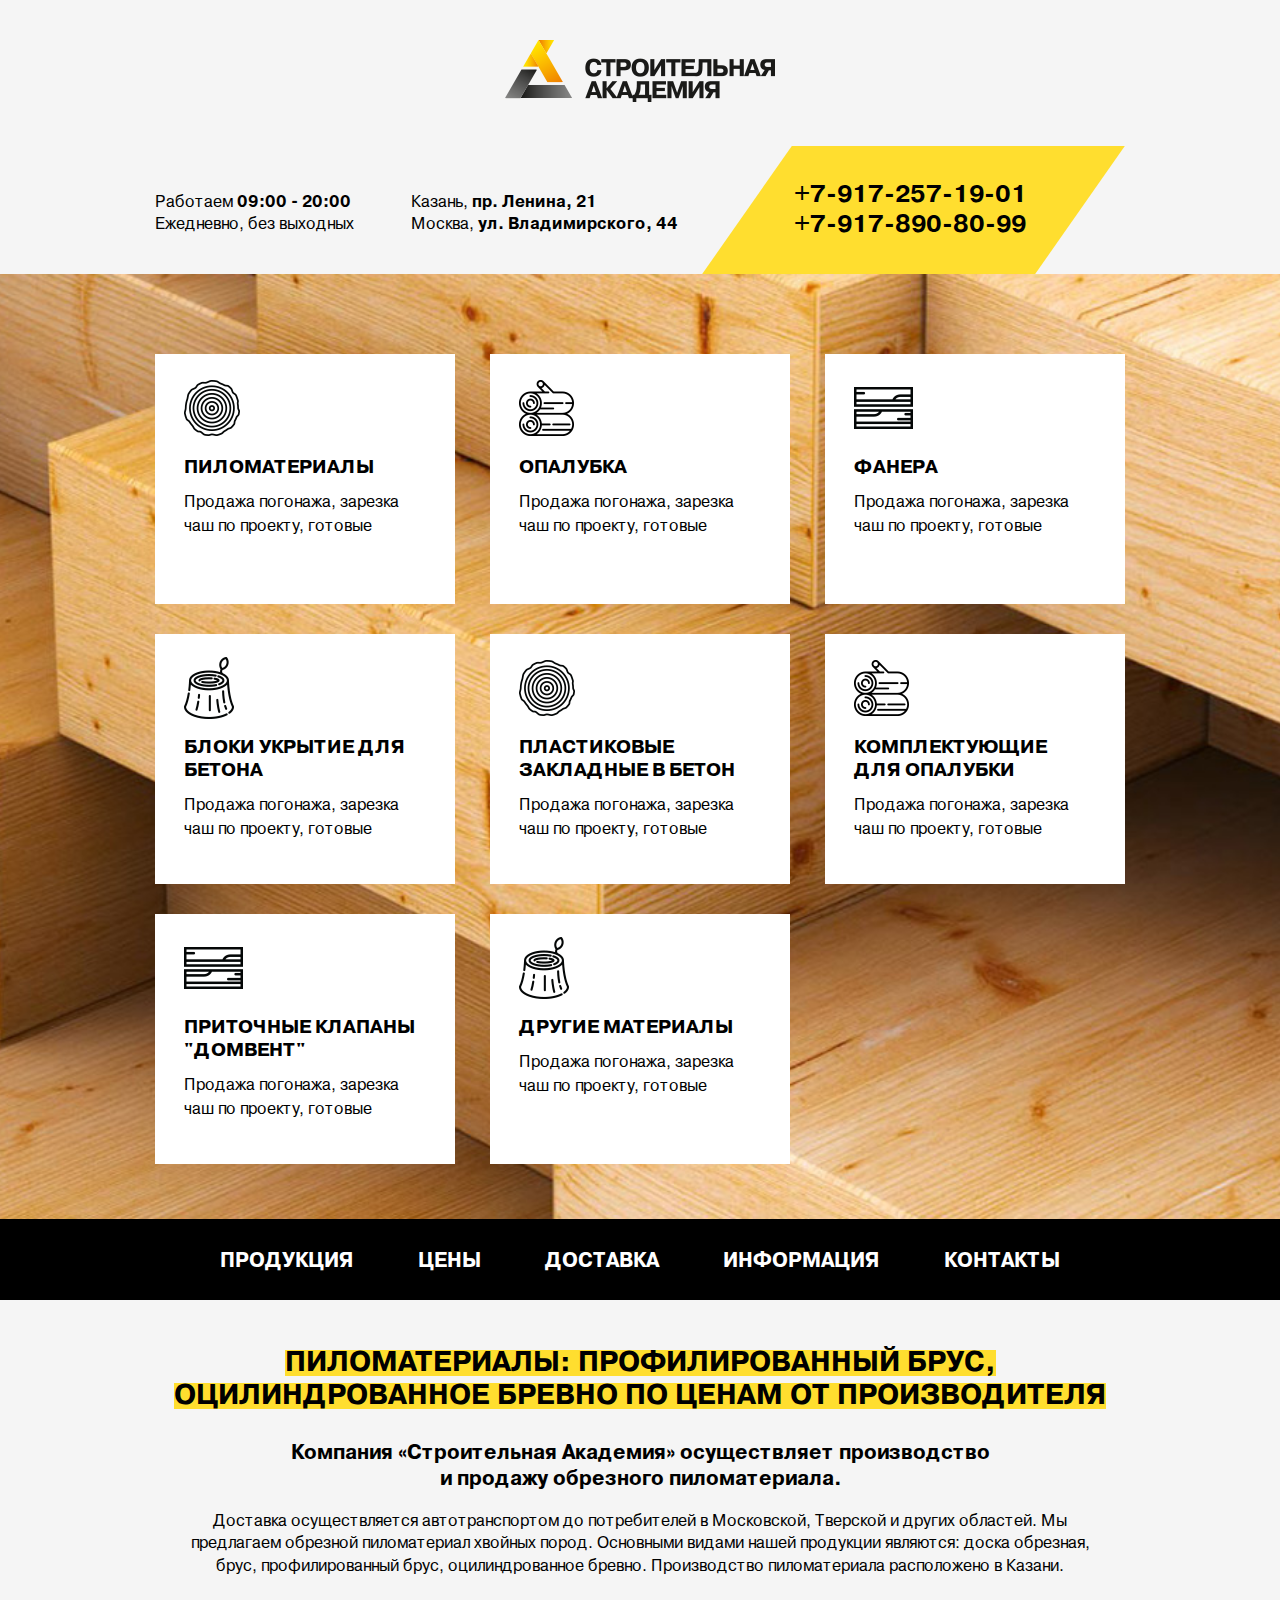
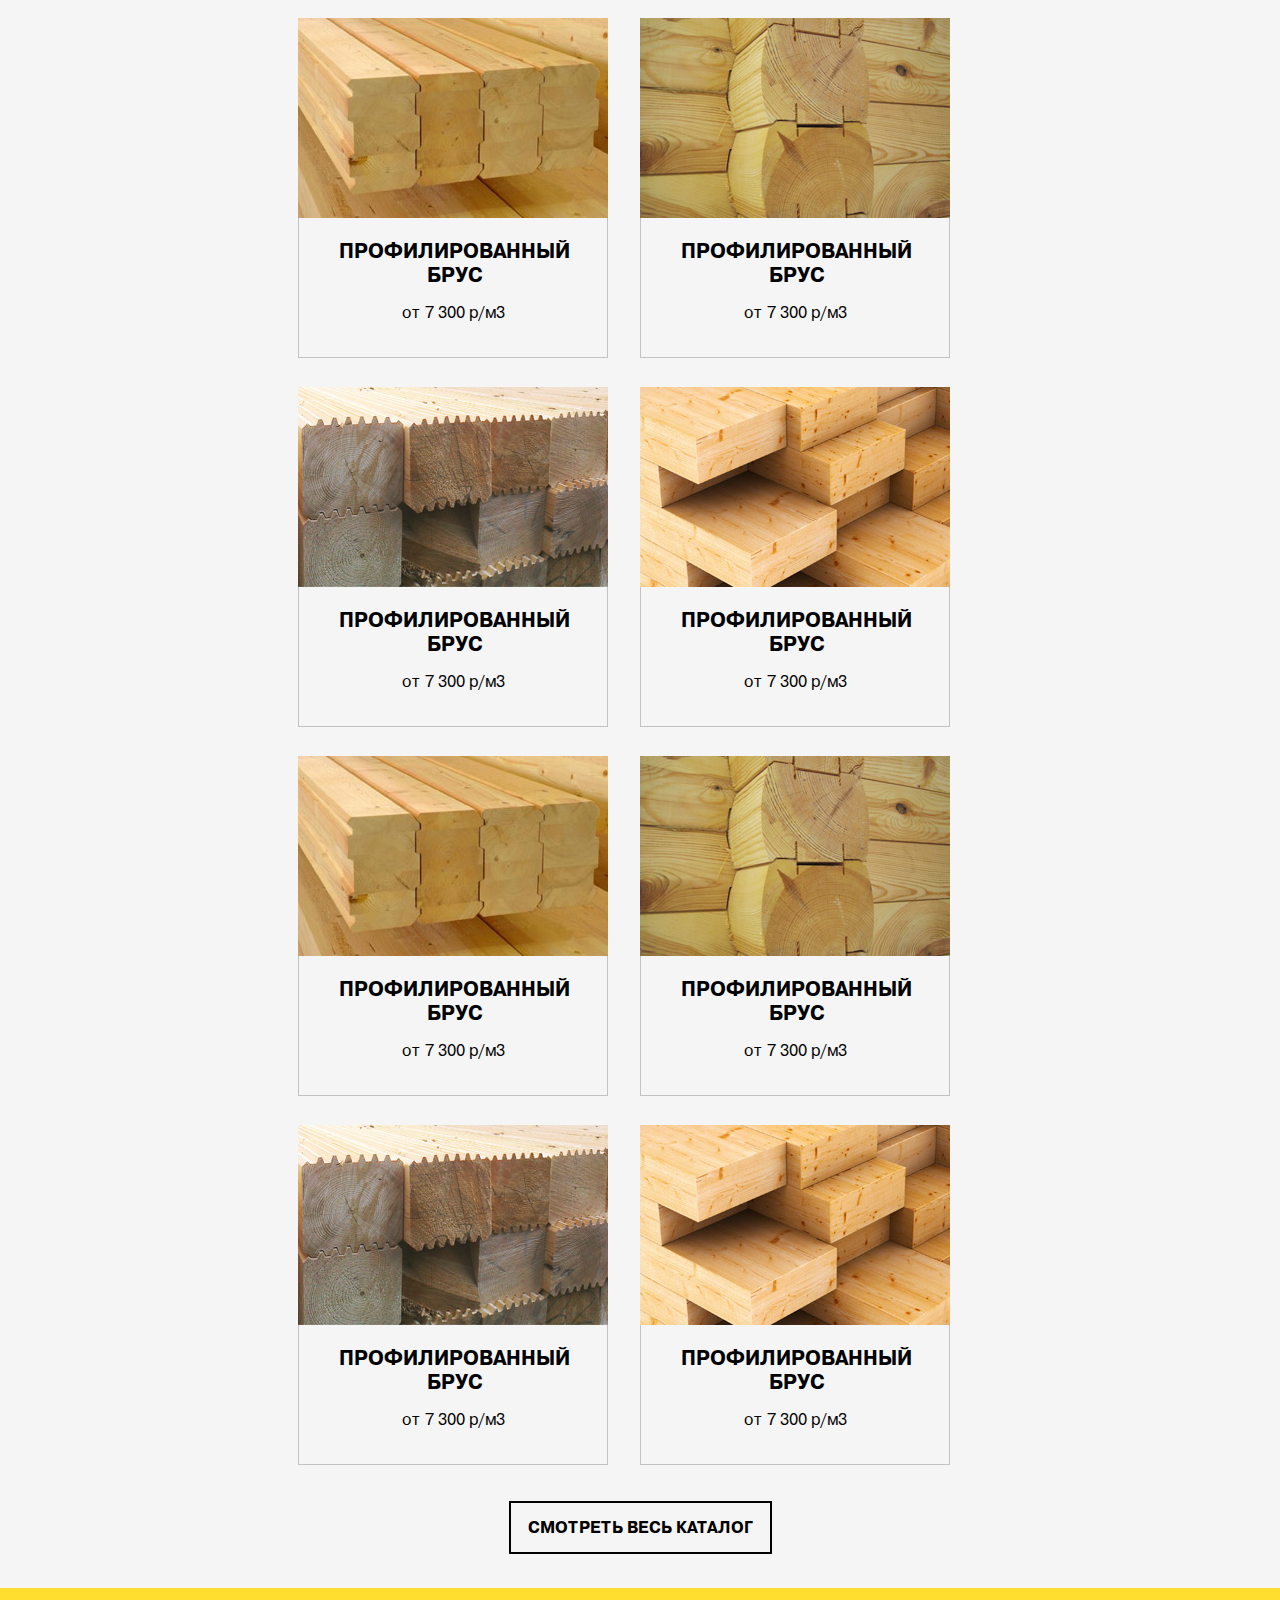
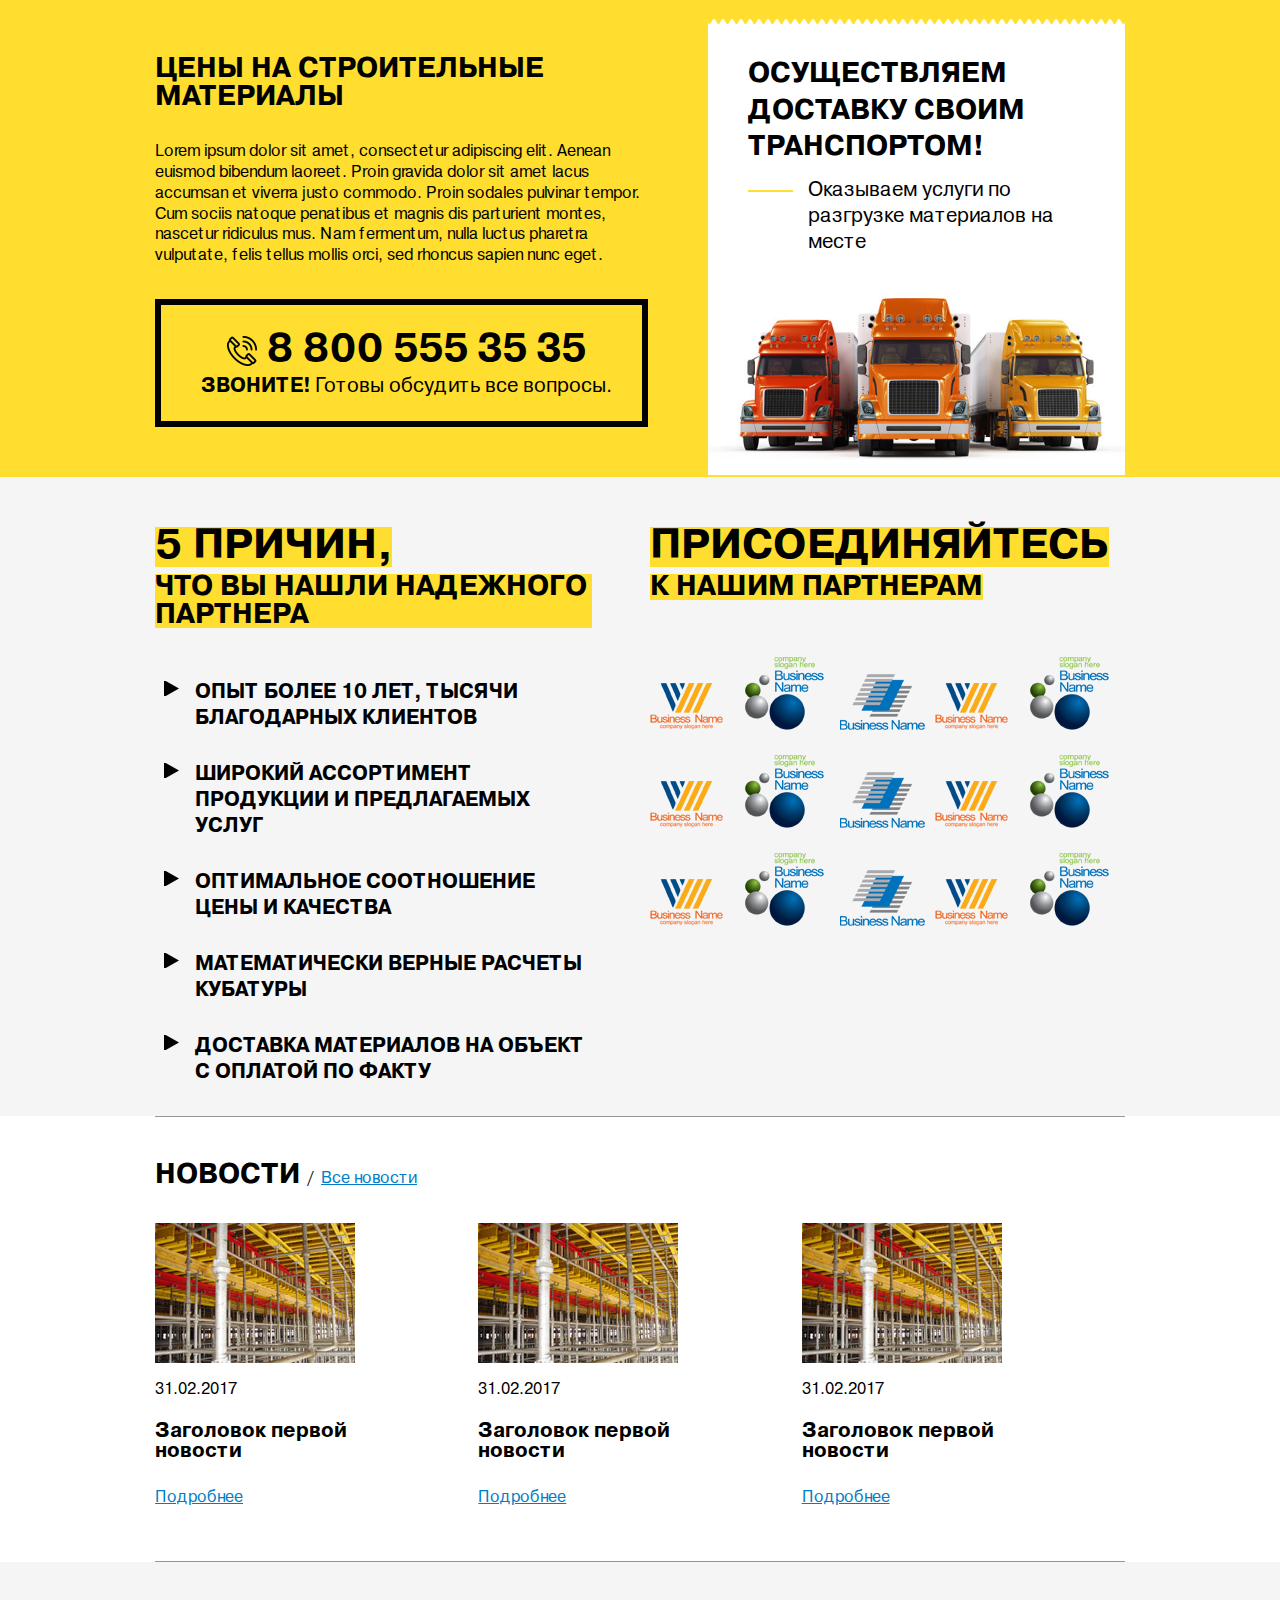
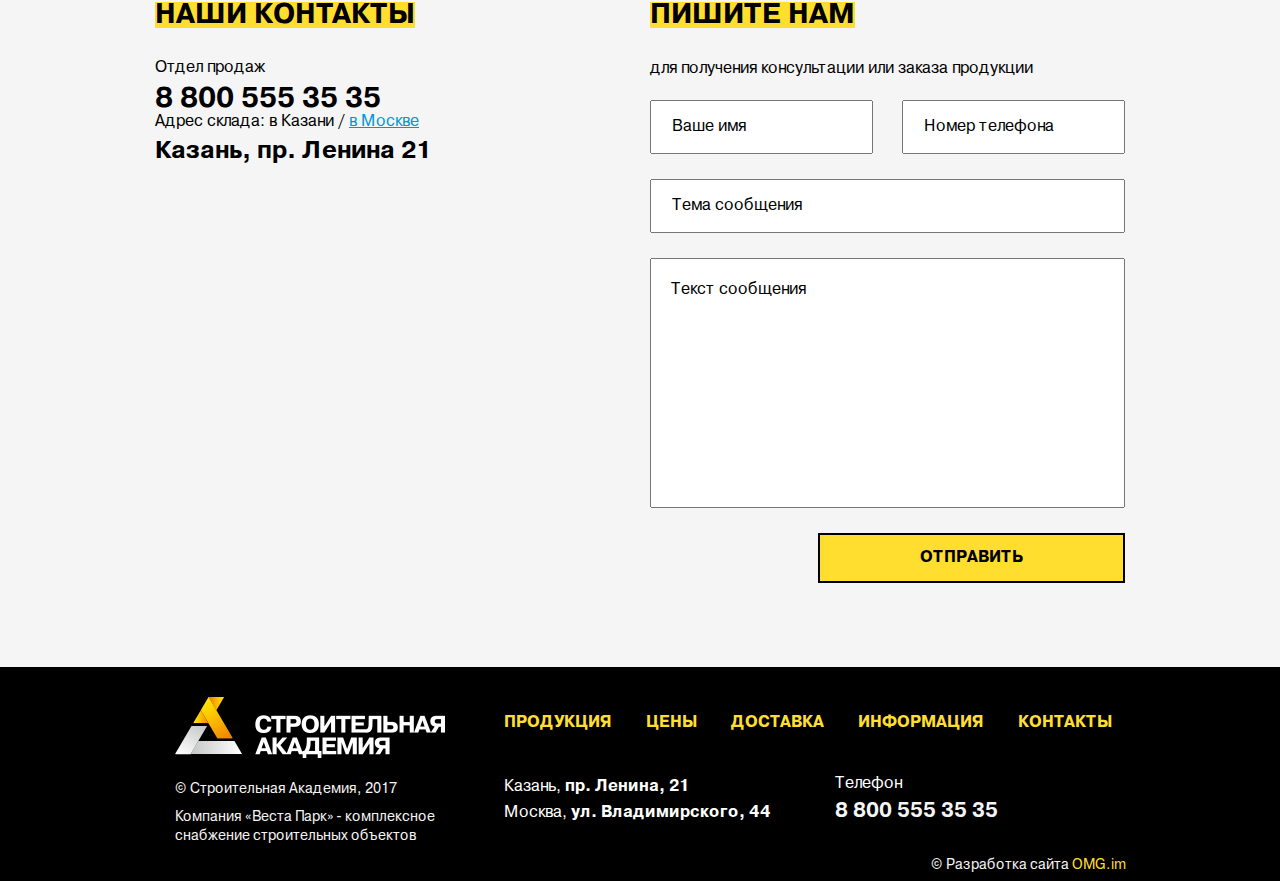
<file: index.html>
<!DOCTYPE html>
<html lang="ru">

<head>
	<meta http-equiv="Content-Type" content="text/html; charset=utf-8">
	<meta name="viewport" content="width=device-width">
	<title>Title</title>


	<link rel="stylesheet" href="css/slick.css">
	<link rel="stylesheet" href="css/fonts.css">
	<link rel="stylesheet" href="css/style.css">
	<link rel="stylesheet" href="css/media.css">
	
</head>

<body>
  
  <!-- Header -->
  
  <div class="header-wrap">
    <div class="container">
      <div class="header cf">
        <div class="logo">
          <a href="/">
            <img src="images/header-logo.png" alt="">
          </a>
        </div>
        <div class="header-info">
          <div class="header-info-item">
            <p>Работаем <b>09:00 - 20:00</b></p>
            <p>Ежедневно, без выходных</p>
          </div>
          <div class="header-info-item">
            <p>Казань, <b>пр. Ленина, 21</b></p>
            <p>Москва, <b>ул. Владимирского, 44</b></p>
          </div>
        </div>
        <div class="header-callback">
          <div class="header-callback-in">
            <a href="tel:79172571901">+7-917-257-19-01</a>
            <a href="tel:79178908099">+7-917-890-80-99</a>
          </div>
        </div>
      </div>
    </div>
  </div>
  
  <!-- Showcase -->
  
  <div class="showcase-wrap">
    <div class="container">
      <div class="showcase">
        <div class="showcase-item">
          <div class="showcase-item__img">
            <img src="images/showcase-img1.png" alt="">
          </div>
          <h3 class="showcase-item__head">Пиломатериалы</h3>
          <p class="showcase-item__text">Продажа погонажа, зарезка чаш по проекту, готовые</p>
        </div>
        <div class="showcase-item">
          <div class="showcase-item__img">
            <img src="images/showcase-img2.png" alt="">
          </div>
          <h3 class="showcase-item__head">Опалубка</h3>
          <p class="showcase-item__text">Продажа погонажа, зарезка чаш по проекту, готовые</p>
        </div>
        <div class="showcase-item">
          <div class="showcase-item__img">
            <img src="images/showcase-img3.png" alt="">
          </div>
          <h3 class="showcase-item__head">Фанера</h3>
          <p class="showcase-item__text">Продажа погонажа, зарезка чаш по проекту, готовые</p>
        </div>
        <div class="showcase-item">
          <div class="showcase-item__img">
            <img src="images/showcase-img4.png" alt="">
          </div>
          <h3 class="showcase-item__head">блоки укрытие для бетона</h3>
          <p class="showcase-item__text">Продажа погонажа, зарезка чаш по проекту, готовые</p>
        </div>
        <div class="showcase-item">
          <div class="showcase-item__img">
            <img src="images/showcase-img1.png" alt="">
          </div>
          <h3 class="showcase-item__head">Пластиковые закладные в бетон</h3>
          <p class="showcase-item__text">Продажа погонажа, зарезка чаш по проекту, готовые</p>
        </div>
        <div class="showcase-item">
          <div class="showcase-item__img">
            <img src="images/showcase-img2.png" alt="">
          </div>
          <h3 class="showcase-item__head">Комплектующие для опалубки</h3>
          <p class="showcase-item__text">Продажа погонажа, зарезка чаш по проекту, готовые</p>
        </div>
        <div class="showcase-item">
          <div class="showcase-item__img">
            <img src="images/showcase-img3.png" alt="">
          </div>
          <h3 class="showcase-item__head">приточные клапаны "Домвент"</h3>
          <p class="showcase-item__text">Продажа погонажа, зарезка чаш по проекту, готовые</p>
        </div>
        <div class="showcase-item">
          <div class="showcase-item__img">
            <img src="images/showcase-img4.png" alt="">
          </div>
          <h3 class="showcase-item__head">Другие материалы</h3>
          <p class="showcase-item__text">Продажа погонажа, зарезка чаш по проекту, готовые</p>
        </div>
      </div>
    </div>
  </div>
  
  <!-- Nav -->
  
  <div class="nav-wrap">
    <div class="container">
      <div class="nav">
       <div class="burger-wrap">
          <a href="#"><span></span></a>
       </div>
        <ul class="nav-main">
          <li class="nav__list">
            <a href="#" class="nav__link">продукция</a>
            <ul class="nav-sub">
              <li class="nav-sub__list">
                <a href="#" class="nav-sub__link">Фанера</a>
              </li>
              <li class="nav-sub__list">
                <a href="#" class="nav-sub__link">Опалубка</a>
              </li>
              <li class="nav-sub__list">
                <a href="#" class="nav-sub__link">Комплектующие для опалубки</a>
              </li>
              <li class="nav-sub__list">
                <a href="#" class="nav-sub__link">Пластиковые закладные в бетон</a>
              </li>
              <li class="nav-sub__list">
                <a href="#" class="nav-sub__link">Оборудование для монолитных работ</a>
              </li>
              <li class="nav-sub__list">
                <a href="#" class="nav-sub__link">Ветро-парозащитные пленки и геотекстиль</a>
              </li>
              <li class="nav-sub__list">
                <a href="#" class="nav-sub__link">Другие товары</a>
              </li>
            </ul>
          </li>
          <li class="nav__list">
            <a href="#" class="nav__link">цены</a>
          </li>
          <li class="nav__list">
            <a href="#" class="nav__link">доставка</a>
          </li>
          <li class="nav__list">
            <a href="#" class="nav__link">информация</a>
          </li>
          <li class="nav__list">
            <a href="#" class="nav__link">контакты</a>
          </li>
        </ul>
      </div>
    </div>
  </div>
  
  <!-- Products -->
  
  <div class="products-wrap">
    <div class="container">
      <div class="products">
        <h2 class="products__head">
          <span>Пиломатериалы: профилированный брус, </span>
          <span>оцилиндрованное бревно по ценам от производителя</span>
        </h2>
        <div class="products__caption">Компания «Строительная Академия» осуществляет производство и продажу обрезного пиломатериала.</div>
        <div class="products__descr">Доставка осуществляется автотранспортом до потребителей в Московской, Тверской и других областей. Мы предлагаем обрезной пиломатериал хвойных пород. Основными видами нашей продукции являются: доска обрезная, брус, профилированный брус, оцилиндрованное бревно. Производство пиломатериала расположено в Казани.</div>
        <div class="products-items">
          <div class="products-item">
            <a href="#" class="products-item__img">
              <img src="images/products-img1.jpg" alt="">
            </a>
            <div class="products-item-content">
              <a href="#" class="products-item__head">Профилированный брус</a>
              <p>от 7 300 р/м3</p>
            </div>
          </div>
          <div class="products-item">
            <a href="#" class="products-item__img">
              <img src="images/products-img2.jpg" alt="">
            </a>
            <div class="products-item-content">
              <a href="#" class="products-item__head">Профилированный брус</a>
              <p>от 7 300 р/м3</p>
            </div>
          </div>
          <div class="products-item">
            <a href="#" class="products-item__img">
              <img src="images/products-img3.jpg" alt="">
            </a>
            <div class="products-item-content">
              <a href="#" class="products-item__head">Профилированный брус</a>
              <p>от 7 300 р/м3</p>
            </div>
          </div>
          <div class="products-item">
            <a href="#" class="products-item__img">
              <img src="images/products-img4.jpg" alt="">
            </a>
            <div class="products-item-content">
              <a href="#" class="products-item__head">Профилированный брус</a>
              <p>от 7 300 р/м3</p>
            </div>
          </div>
          <div class="products-item">
            <a href="#" class="products-item__img">
              <img src="images/products-img1.jpg" alt="">
            </a>
            <div class="products-item-content">
              <a href="#" class="products-item__head">Профилированный брус</a>
              <p>от 7 300 р/м3</p>
            </div>
          </div>
          <div class="products-item">
            <a href="#" class="products-item__img">
              <img src="images/products-img2.jpg" alt="">
            </a>
            <div class="products-item-content">
              <a href="#" class="products-item__head">Профилированный брус</a>
              <p>от 7 300 р/м3</p>
            </div>
          </div>
          <div class="products-item">
            <a href="#" class="products-item__img">
              <img src="images/products-img3.jpg" alt="">
            </a>
            <div class="products-item-content">
              <a href="#" class="products-item__head">Профилированный брус</a>
              <p>от 7 300 р/м3</p>
            </div>
          </div>
          <div class="products-item">
            <a href="#" class="products-item__img">
              <img src="images/products-img4.jpg" alt="">
            </a>
            <div class="products-item-content">
              <a href="#" class="products-item__head">Профилированный брус</a>
              <p>от 7 300 р/м3</p>
            </div>
          </div>
        </div>
        <a href="#" class="products__link">Смотреть весь каталог</a>
      </div>
    </div>
  </div>
  
  <!-- Info -->
  
  <div class="info-wrap">
    <div class="container">
      <div class="info cf">
        <div class="info-price">
         <h3 class="info-price__head">Цены на строительные материалы</h3>
         <p class="info-price__text">Lorem ipsum dolor sit amet, consectetur adipiscing elit. Aenean euismod bibendum laoreet. Proin gravida dolor sit amet lacus accumsan et viverra justo commodo. Proin sodales pulvinar tempor. Cum sociis natoque penatibus et magnis dis parturient montes, nascetur ridiculus mus. Nam fermentum, nulla luctus pharetra vulputate, felis tellus mollis orci, sed rhoncus sapien nunc eget.</p>
         <div class="info-price-content">
           <a href="tel:88005553535" class="info-price__tel">8 800 555 35 35</a>
           <p><b>ЗВОНИТЕ!</b> Готовы обсудить все вопросы.</p>
         </div>
        </div>
        <div class="info-deliver">
          <h3 class="info-deliver__head">Осуществляем доставку своим транспортом!</h3>
          <div class="info-deliver__caption">Оказываем услуги по разгрузке материалов на месте</div>
          <img src="images/info-deliver-img.jpg" alt="">
        </div>
      </div>
    </div>
  </div>
  
<!-- Partners -->
  
  <div class="partners-wrap">
    <div class="container">
      <div class="partners cf">
        <div class="partners-cause">
          <h3 class="partners-cause__head">
            <span>5 Причин,</span>
            <span>что вы нашли надежного партнера</span>
          </h3>
          <ul>
            <li>Опыт более 10 лет, тысячи благодарных клиентов</li>
            <li>Широкий ассортимент продукции и предлагаемых услуг</li>
            <li>Оптимальное соотношение цены и качества</li>
            <li>Математически верные расчеты кубатуры</li>
            <li>Доставка материалов на объект с оплатой по факту</li>
          </ul>
        </div>
        <div class="partners-connect">
          <h3 class="partners-connect__head">
            <span>Присоединяйтесь </span>
            <span>к нашим партнерам</span>
          </h3>
          <div class="partners-logos">
            <div class="partners-logos-item">
              <img src="images/partners-img1.png" alt="">
            </div>
            <div class="partners-logos-item">
              <img src="images/partners-img2.png" alt="">
            </div>
            <div class="partners-logos-item">
              <img src="images/partners-img3.png" alt="">
            </div>
            <div class="partners-logos-item">
              <img src="images/partners-img1.png" alt="">
            </div>
            <div class="partners-logos-item">
              <img src="images/partners-img2.png" alt="">
            </div>
            <div class="partners-logos-item">
              <img src="images/partners-img1.png" alt="">
            </div>
            <div class="partners-logos-item">
              <img src="images/partners-img2.png" alt="">
            </div>
            <div class="partners-logos-item">
              <img src="images/partners-img3.png" alt="">
            </div>
            <div class="partners-logos-item">
              <img src="images/partners-img1.png" alt="">
            </div>
            <div class="partners-logos-item">
              <img src="images/partners-img2.png" alt="">
            </div>
            <div class="partners-logos-item">
              <img src="images/partners-img1.png" alt="">
            </div>
            <div class="partners-logos-item">
              <img src="images/partners-img2.png" alt="">
            </div>
            <div class="partners-logos-item">
              <img src="images/partners-img3.png" alt="">
            </div>
            <div class="partners-logos-item">
              <img src="images/partners-img1.png" alt="">
            </div>
            <div class="partners-logos-item">
              <img src="images/partners-img2.png" alt="">
            </div>
          </div>
        </div>
      </div>
    </div>
  </div>
  
  <!-- Main news -->
  
  <div class="main-news-wrap">
    <div class="container">
      <div class="main-new">
        <h2 class="main-news__head">Новости <span>/</span> <a href="#"> Все новости</a></h2>
        <div class="main-news-items">
          <div class="main-news_item">
            <a href="#" class="main-news-item__img">
              <img src="images/main-news-img.jpg" alt="">
            </a>
            <div class="main-news-content">
              <div class="main-news-content__time">31.02.2017</div>
              <h3 class="main-news-content__head">Заголовок первой новости</h3>
              <a href="#" class="main-news-content__link">Подробнее</a>
            </div>
          </div>
          <div class="main-news_item">
            <a href="#" class="main-news-item__img">
              <img src="images/main-news-img.jpg" alt="">
            </a>
            <div class="main-news-content">
              <div class="main-news-content__time">31.02.2017</div>
              <h3 class="main-news-content__head">Заголовок первой новости</h3>
              <a href="#" class="main-news-content__link">Подробнее</a>
            </div>
          </div>
          <div class="main-news_item">
            <a href="#" class="main-news-item__img">
              <img src="images/main-news-img.jpg" alt="">
            </a>
            <div class="main-news-content">
              <div class="main-news-content__time">31.02.2017</div>
              <h3 class="main-news-content__head">Заголовок первой новости</h3>
              <a href="#" class="main-news-content__link">Подробнее</a>
            </div>
          </div>
        </div>
      </div>
    </div>
  </div>
  
  <!-- Contacts -->
  
  <div class="contacts-wrap">
    <div class="container">
      <div class="contacts cf">
        <div class="contacts-in">
          <h2 class="contacts__head">Наши контакты</h2>
          <div class="contacts-items">
            <div class="contacts-item">
              <span>Отдел продаж</span>
              <a href="tel:88005553535" class="contacts-item__tel">8 800 555 35 35</a>
            </div>
            <div class="contacts-item">
              <span>Адрес склада:  в Казани  / <a href="#">в Москве</a></span>
              <div class="contacts-item__address">Казань, пр. Ленина 21</div>
            </div>
          </div>
          <div class="contacts-item-map">
            <iframe src="https://www.google.com/maps/embed?pb=!1m14!1m12!1m3!1d9290635.710903395!2d40.297852!3d55.35413500000001!2m3!1f0!2f0!3f0!3m2!1i1024!2i768!4f13.1!5e0!3m2!1sru!2sru!4v1492613040604" allowfullscreen></iframe>
          </div>
        </div>
        <div class="form">
          <h2 class="form__head">Пишите нам</h2>
          <p class="form__caption">для получения консультации или заказа продукции</p>
          <form action="post">
            <div class="form__input form__input_min">
              <input type="text" placeholder="Ваше имя" onfocus="placeholder='';" onblur="placeholder='Ваше имя';" />
              <input type="text" placeholder="Номер телефона" onfocus="placeholder='';" onblur="placeholder='Номер телефона';" />
            </div>
            <div class="form__input">
              <input type="text" placeholder="Тема сообщения" onfocus="placeholder='';" onblur="placeholder='Тема сообщения';" />
            </div>
            <div class="form__input">
              <textarea placeholder="Текст сообщения" onfocus="placeholder='';" onblur="placeholder='Текст сообщения';"></textarea>
            </div>
            <button type="submit">отправить</button>
          </form>
        </div>
      </div>
    </div>
  </div>
  
  <!-- Footer -->
  
  <div class="footer-wrap">
    <div class="container">
      <div class="footer cf">
        <div class="footer-logo">
          <a href="/">
            <img src="images/footer-logo.png" alt="">
          </a>
          <p class="footer-copy">©  Строительная Академия, 2017</p>
          <p class="footer-copy">Компания «Веста Парк» - комплексное снабжение строительных объектов</p>
        </div>
        <div class="footer-info">
          <div class="footer-nav">
            <ul>
              <li><a href="#">Продукция</a></li>
              <li><a href="#">Цены</a></li>
              <li><a href="#">Доставка</a></li>
              <li><a href="#">Информация</a></li>
              <li><a href="#">Контакты</a></li>
            </ul>
          </div>
          <div class="footer-contacts">
            <div class="footer-contacts-item">
              <p>Казань, <b>пр. Ленина, 21</b></p>
              <p>Москва, <b>ул. Владимирского, 44</b></p>
            </div>
            <div class="footer-contacts-item">
              <p>Телефон</p>
              <a href="tel:88005553535">8 800 555 35 35</a>
            </div>
            <div class="omg">©  Разработка сайта <a href="#">OMG.im</a></div>
          </div>
        </div>
      </div>
    </div>
  </div>

	
<script src="js/jquery-1.10.2.min.js"></script>
<script src="js/slick.min.js"></script>
<script src="js/common.js"></script>

</body>

</html>
</file>
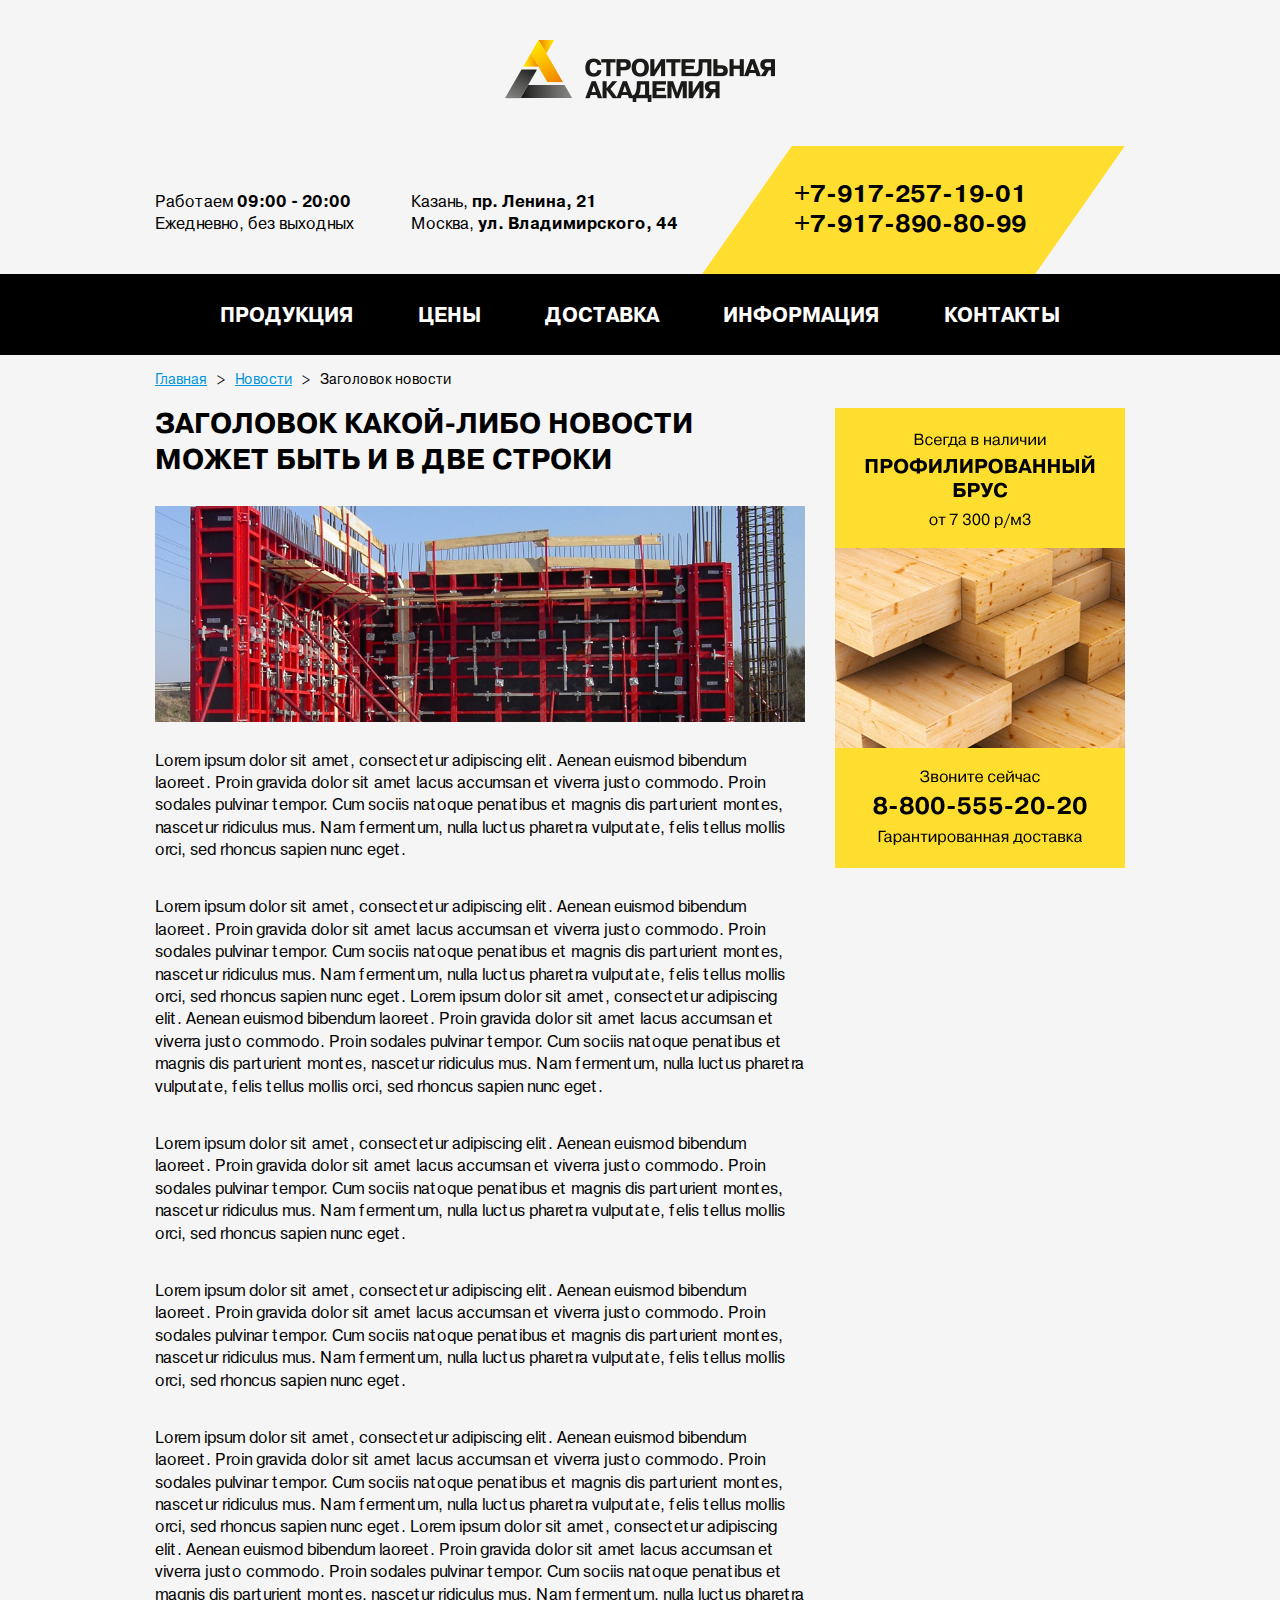
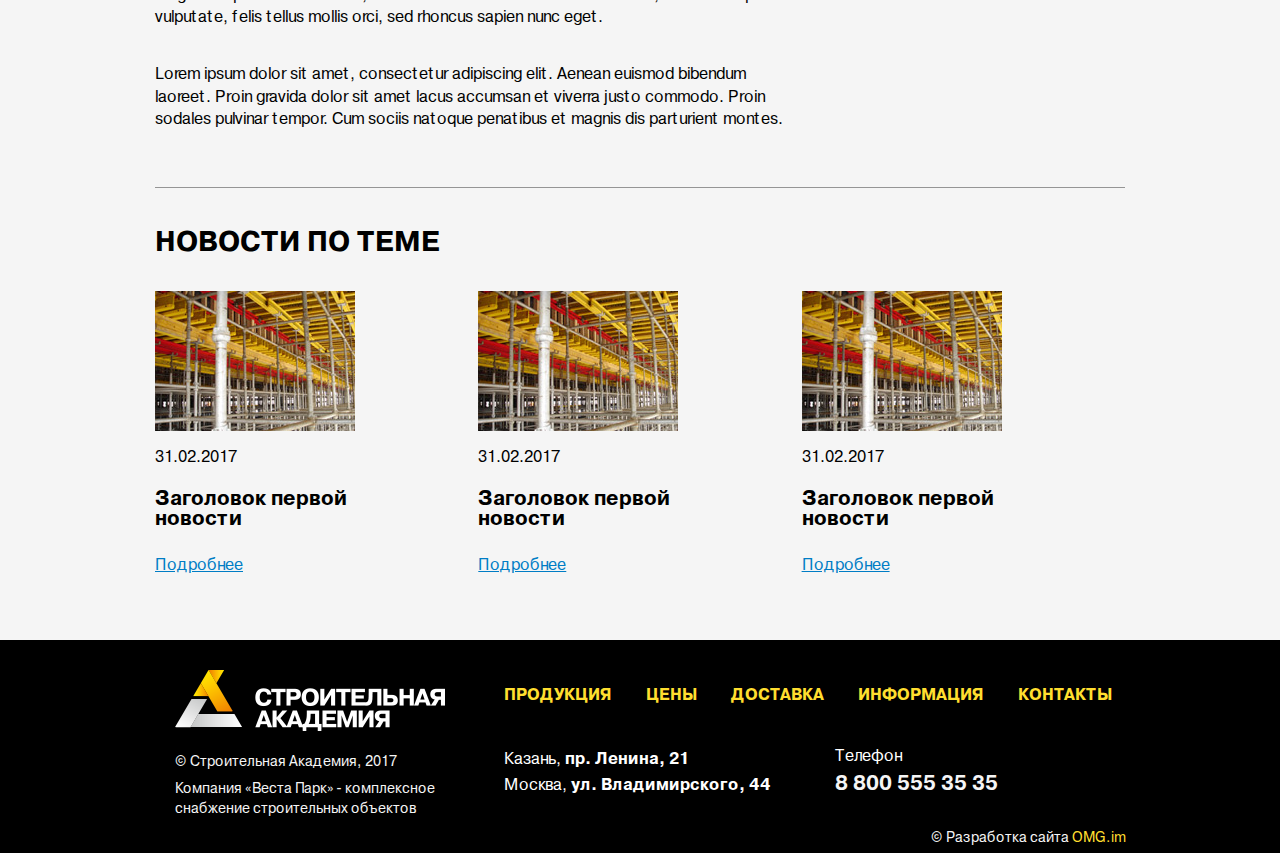
<file: article.html>
<!DOCTYPE html>
<html lang="ru">

<head>
	<meta http-equiv="Content-Type" content="text/html; charset=utf-8">
	<meta name="viewport" content="width=device-width">
	<title>Title</title>


	<link rel="stylesheet" href="css/slick.css">
	<link rel="stylesheet" href="css/fonts.css">
	<link rel="stylesheet" href="css/style.css">
	<link rel="stylesheet" href="css/media.css">
	
</head>

<body>
  
  <!-- Header -->
  
  <div class="header-wrap">
    <div class="container">
      <div class="header cf">
        <div class="logo">
          <a href="/">
            <img src="images/header-logo.png" alt="">
          </a>
        </div>
        <div class="header-info">
          <div class="header-info-item">
            <p>Работаем <b>09:00 - 20:00</b></p>
            <p>Ежедневно, без выходных</p>
          </div>
          <div class="header-info-item">
            <p>Казань, <b>пр. Ленина, 21</b></p>
            <p>Москва, <b>ул. Владимирского, 44</b></p>
          </div>
        </div>
        <div class="header-callback">
          <div class="header-callback-in">
            <a href="tel:79172571901">+7-917-257-19-01</a>
            <a href="tel:79178908099">+7-917-890-80-99</a>
          </div>
        </div>
      </div>
    </div>
  </div>
  
  <!-- Nav -->
  
  <div class="nav-wrap">
    <div class="container">
      <div class="nav">
       <div class="burger-wrap">
          <a href="#"><span></span></a>
       </div>
        <ul class="nav-main">
          <li class="nav__list">
            <a href="#" class="nav__link">продукция</a>
            <ul class="nav-sub">
              <li class="nav-sub__list">
                <a href="#" class="nav-sub__link">Фанера</a>
              </li>
              <li class="nav-sub__list">
                <a href="#" class="nav-sub__link">Опалубка</a>
              </li>
              <li class="nav-sub__list">
                <a href="#" class="nav-sub__link">Комплектующие для опалубки</a>
              </li>
              <li class="nav-sub__list">
                <a href="#" class="nav-sub__link">Пластиковые закладные в бетон</a>
              </li>
              <li class="nav-sub__list">
                <a href="#" class="nav-sub__link">Оборудование для монолитных работ</a>
              </li>
              <li class="nav-sub__list">
                <a href="#" class="nav-sub__link">Ветро-парозащитные пленки и геотекстиль</a>
              </li>
              <li class="nav-sub__list">
                <a href="#" class="nav-sub__link">Другие товары</a>
              </li>
            </ul>
          </li>
          <li class="nav__list">
            <a href="#" class="nav__link">цены</a>
          </li>
          <li class="nav__list">
            <a href="#" class="nav__link">доставка</a>
          </li>
          <li class="nav__list">
            <a href="#" class="nav__link">информация</a>
          </li>
          <li class="nav__list">
            <a href="#" class="nav__link">контакты</a>
          </li>
        </ul>
      </div>
    </div>
  </div>
  
  <!-- Bread -->
  
  <div class="bread-wrap">
    <div class="container">
      <div class="bread">
        <ul>
          <li><a href="#">Главная</a></li>
          <li><a href="#">Новости</a></li>
          <li>Заголовок новости</li>
        </ul>
      </div>
    </div>
  </div>
  
  <!-- Article -->
  
    <div class="article-wrap">
      <div class="container">
        <div class="article cf">
          <div class="article-content">
            <h2 class="article-content__head">Заголовок  какой-либо новости <br>может быть и в две строки</h2>
            <img src="images/article-img.jpg" alt="">
            <p>Lorem ipsum dolor sit amet, consectetur adipiscing elit. Aenean euismod bibendum laoreet. Proin gravida dolor sit amet lacus accumsan et viverra justo commodo. Proin sodales pulvinar tempor. Cum sociis natoque penatibus et magnis dis parturient montes, nascetur ridiculus mus. Nam fermentum, nulla luctus pharetra vulputate, felis tellus mollis orci, sed rhoncus sapien nunc eget.</p>
            <p>Lorem ipsum dolor sit amet, consectetur adipiscing elit. Aenean euismod bibendum laoreet. Proin gravida dolor sit amet lacus accumsan et viverra justo commodo. Proin sodales pulvinar tempor. Cum sociis natoque penatibus et magnis dis parturient montes, nascetur ridiculus mus. Nam fermentum, nulla luctus pharetra vulputate, felis tellus mollis orci, sed rhoncus sapien nunc eget. Lorem ipsum dolor sit amet, consectetur adipiscing elit. Aenean euismod bibendum laoreet. Proin gravida dolor sit amet lacus accumsan et viverra justo commodo. Proin sodales pulvinar tempor. Cum sociis natoque penatibus et magnis dis parturient montes, nascetur ridiculus mus. Nam fermentum, nulla luctus pharetra vulputate, felis tellus mollis orci, sed rhoncus sapien nunc eget.</p>
            <p>Lorem ipsum dolor sit amet, consectetur adipiscing elit. Aenean euismod bibendum laoreet. Proin gravida dolor sit amet lacus accumsan et viverra justo commodo. Proin sodales pulvinar tempor. Cum sociis natoque penatibus et magnis dis parturient montes, nascetur ridiculus mus. Nam fermentum, nulla luctus pharetra vulputate, felis tellus mollis orci, sed rhoncus sapien nunc eget.</p>
            <p>Lorem ipsum dolor sit amet, consectetur adipiscing elit. Aenean euismod bibendum laoreet. Proin gravida dolor sit amet lacus accumsan et viverra justo commodo. Proin sodales pulvinar tempor. Cum sociis natoque penatibus et magnis dis parturient montes, nascetur ridiculus mus. Nam fermentum, nulla luctus pharetra vulputate, felis tellus mollis orci, sed rhoncus sapien nunc eget.</p>
            <p>Lorem ipsum dolor sit amet, consectetur adipiscing elit. Aenean euismod bibendum laoreet. Proin gravida dolor sit amet lacus accumsan et viverra justo commodo. Proin sodales pulvinar tempor. Cum sociis natoque penatibus et magnis dis parturient montes, nascetur ridiculus mus. Nam fermentum, nulla luctus pharetra vulputate, felis tellus mollis orci, sed rhoncus sapien nunc eget. Lorem ipsum dolor sit amet, consectetur adipiscing elit. Aenean euismod bibendum laoreet. Proin gravida dolor sit amet lacus accumsan et viverra justo commodo. Proin sodales pulvinar tempor. Cum sociis natoque penatibus et magnis dis parturient montes, nascetur ridiculus mus. Nam fermentum, nulla luctus pharetra vulputate, felis tellus mollis orci, sed rhoncus sapien nunc eget. </p>
            <p>Lorem ipsum dolor sit amet, consectetur adipiscing elit. Aenean euismod bibendum laoreet. Proin gravida dolor sit amet lacus accumsan et viverra justo commodo. Proin sodales pulvinar tempor. Cum sociis natoque penatibus et magnis dis parturient montes.</p>
          </div>
          <div class="article-sidebar">
            <a href="#" class="article__banner">
              <img src="images/article-banner-img.jpg" alt="">
            </a>
          </div>
        </div>
        <div class="article__news">
          <h2 class="main-news__head">Новости по теме</h2>
          <div class="main-news-items">
            <div class="main-news_item">
              <a href="#" class="main-news-item__img"> <img src="images/main-news-img.jpg" alt=""> </a>
              <div class="main-news-content">
                <div class="main-news-content__time">31.02.2017</div>
                <h3 class="main-news-content__head">Заголовок первой новости</h3> <a href="#" class="main-news-content__link">Подробнее</a> </div>
            </div>
            <div class="main-news_item">
              <a href="#" class="main-news-item__img"> <img src="images/main-news-img.jpg" alt=""> </a>
              <div class="main-news-content">
                <div class="main-news-content__time">31.02.2017</div>
                <h3 class="main-news-content__head">Заголовок первой новости</h3> <a href="#" class="main-news-content__link">Подробнее</a> </div>
            </div>
            <div class="main-news_item">
              <a href="#" class="main-news-item__img"> <img src="images/main-news-img.jpg" alt=""> </a>
              <div class="main-news-content">
                <div class="main-news-content__time">31.02.2017</div>
                <h3 class="main-news-content__head">Заголовок первой новости</h3> <a href="#" class="main-news-content__link">Подробнее</a> </div>
            </div>
         </div>
      </div>
    </div>
  </div>
  
  
  
  <!-- Footer -->
  
  <div class="footer-wrap">
    <div class="container">
      <div class="footer cf">
        <div class="footer-logo">
          <a href="/">
            <img src="images/footer-logo.png" alt="">
          </a>
          <p class="footer-copy">©  Строительная Академия, 2017</p>
          <p class="footer-copy">Компания «Веста Парк» - комплексное снабжение строительных объектов</p>
        </div>
        <div class="footer-info">
          <div class="footer-nav">
            <ul>
              <li><a href="#">Продукция</a></li>
              <li><a href="#">Цены</a></li>
              <li><a href="#">Доставка</a></li>
              <li><a href="#">Информация</a></li>
              <li><a href="#">Контакты</a></li>
            </ul>
          </div>
          <div class="footer-contacts">
            <div class="footer-contacts-item">
              <p>Казань, <b>пр. Ленина, 21</b></p>
              <p>Москва, <b>ул. Владимирского, 44</b></p>
            </div>
            <div class="footer-contacts-item">
              <p>Телефон</p>
              <a href="tel:88005553535">8 800 555 35 35</a>
            </div>
            <div class="omg">©  Разработка сайта <a href="#">OMG.im</a></div>
          </div>
        </div>
      </div>
    </div>
  </div>

	
<script src="js/jquery-1.10.2.min.js"></script>
<script src="js/slick.min.js"></script>
<script src="js/common.js"></script>

</body>

</html>
</file>
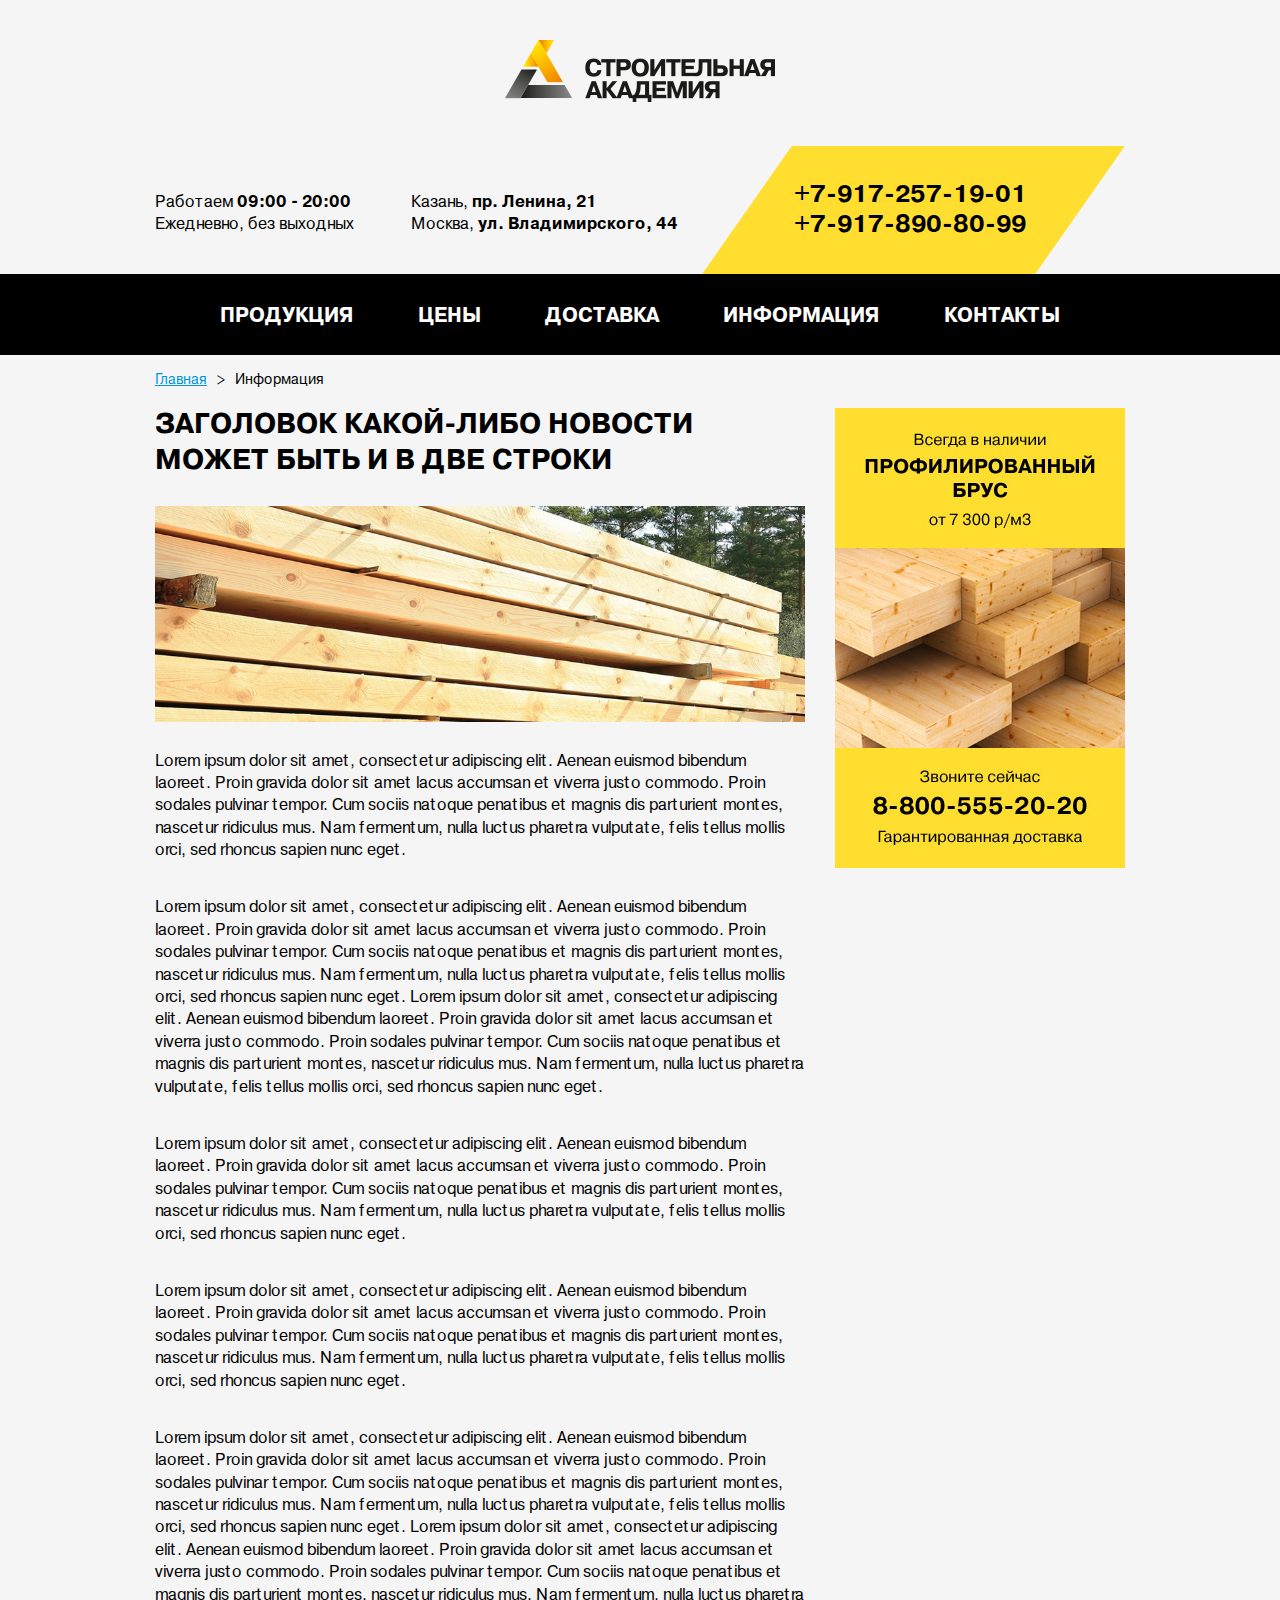
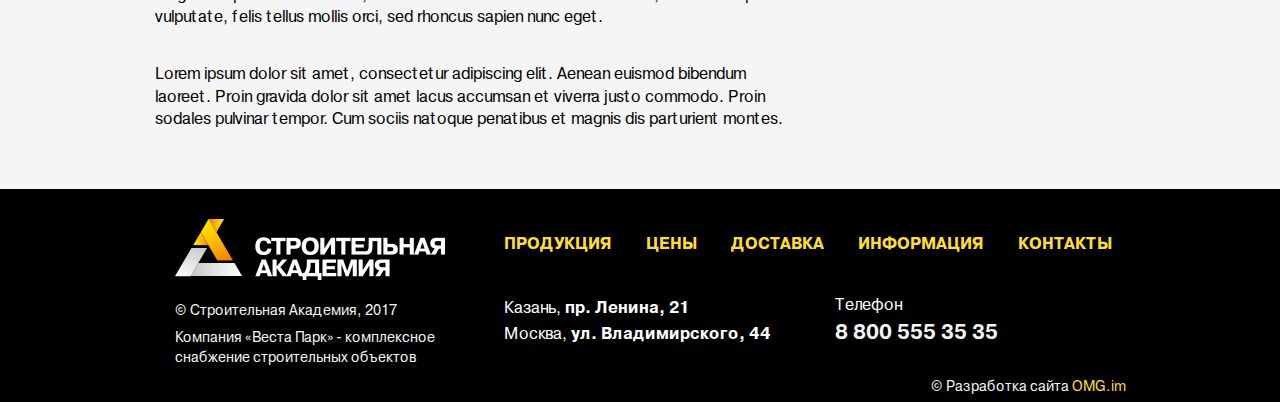
<file: article2.html>
<!DOCTYPE html>
<html lang="ru">

<head>
	<meta http-equiv="Content-Type" content="text/html; charset=utf-8">
	<meta name="viewport" content="width=device-width">
	<title>Title</title>


	<link rel="stylesheet" href="css/slick.css">
	<link rel="stylesheet" href="css/fonts.css">
	<link rel="stylesheet" href="css/style.css">
	<link rel="stylesheet" href="css/media.css">
	
</head>

<body>
  
  <!-- Header -->
  
  <div class="header-wrap">
    <div class="container">
      <div class="header cf">
        <div class="logo">
          <a href="/">
            <img src="images/header-logo.png" alt="">
          </a>
        </div>
        <div class="header-info">
          <div class="header-info-item">
            <p>Работаем <b>09:00 - 20:00</b></p>
            <p>Ежедневно, без выходных</p>
          </div>
          <div class="header-info-item">
            <p>Казань, <b>пр. Ленина, 21</b></p>
            <p>Москва, <b>ул. Владимирского, 44</b></p>
          </div>
        </div>
        <div class="header-callback">
          <div class="header-callback-in">
            <a href="tel:79172571901">+7-917-257-19-01</a>
            <a href="tel:79178908099">+7-917-890-80-99</a>
          </div>
        </div>
      </div>
    </div>
  </div>
  
  <!-- Nav -->
  
  <div class="nav-wrap">
    <div class="container">
      <div class="nav">
       <div class="burger-wrap">
          <a href="#"><span></span></a>
       </div>
        <ul class="nav-main">
          <li class="nav__list">
            <a href="#" class="nav__link">продукция</a>
            <ul class="nav-sub">
              <li class="nav-sub__list">
                <a href="#" class="nav-sub__link">Фанера</a>
              </li>
              <li class="nav-sub__list">
                <a href="#" class="nav-sub__link">Опалубка</a>
              </li>
              <li class="nav-sub__list">
                <a href="#" class="nav-sub__link">Комплектующие для опалубки</a>
              </li>
              <li class="nav-sub__list">
                <a href="#" class="nav-sub__link">Пластиковые закладные в бетон</a>
              </li>
              <li class="nav-sub__list">
                <a href="#" class="nav-sub__link">Оборудование для монолитных работ</a>
              </li>
              <li class="nav-sub__list">
                <a href="#" class="nav-sub__link">Ветро-парозащитные пленки и геотекстиль</a>
              </li>
              <li class="nav-sub__list">
                <a href="#" class="nav-sub__link">Другие товары</a>
              </li>
            </ul>
          </li>
          <li class="nav__list">
            <a href="#" class="nav__link">цены</a>
          </li>
          <li class="nav__list">
            <a href="#" class="nav__link">доставка</a>
          </li>
          <li class="nav__list">
            <a href="#" class="nav__link">информация</a>
          </li>
          <li class="nav__list">
            <a href="#" class="nav__link">контакты</a>
          </li>
        </ul>
      </div>
    </div>
  </div>
  
  <!-- Bread -->
  
  <div class="bread-wrap">
    <div class="container">
      <div class="bread">
        <ul>
          <li><a href="#">Главная</a></li>
          <li>Информация</li>
        </ul>
      </div>
    </div>
  </div>
  
  <!-- Article -->
  
    <div class="article-wrap">
      <div class="container">
        <div class="article cf">
          <div class="article-content article2_content">
            <h2 class="article-content__head">Заголовок  какой-либо новости <br>может быть и в две строки</h2>
            <img src="images/article2-img.jpg" alt="">
            <p>Lorem ipsum dolor sit amet, consectetur adipiscing elit. Aenean euismod bibendum laoreet. Proin gravida dolor sit amet lacus accumsan et viverra justo commodo. Proin sodales pulvinar tempor. Cum sociis natoque penatibus et magnis dis parturient montes, nascetur ridiculus mus. Nam fermentum, nulla luctus pharetra vulputate, felis tellus mollis orci, sed rhoncus sapien nunc eget.</p>
            <p>Lorem ipsum dolor sit amet, consectetur adipiscing elit. Aenean euismod bibendum laoreet. Proin gravida dolor sit amet lacus accumsan et viverra justo commodo. Proin sodales pulvinar tempor. Cum sociis natoque penatibus et magnis dis parturient montes, nascetur ridiculus mus. Nam fermentum, nulla luctus pharetra vulputate, felis tellus mollis orci, sed rhoncus sapien nunc eget. Lorem ipsum dolor sit amet, consectetur adipiscing elit. Aenean euismod bibendum laoreet. Proin gravida dolor sit amet lacus accumsan et viverra justo commodo. Proin sodales pulvinar tempor. Cum sociis natoque penatibus et magnis dis parturient montes, nascetur ridiculus mus. Nam fermentum, nulla luctus pharetra vulputate, felis tellus mollis orci, sed rhoncus sapien nunc eget.</p>
            <p>Lorem ipsum dolor sit amet, consectetur adipiscing elit. Aenean euismod bibendum laoreet. Proin gravida dolor sit amet lacus accumsan et viverra justo commodo. Proin sodales pulvinar tempor. Cum sociis natoque penatibus et magnis dis parturient montes, nascetur ridiculus mus. Nam fermentum, nulla luctus pharetra vulputate, felis tellus mollis orci, sed rhoncus sapien nunc eget.</p>
            <p>Lorem ipsum dolor sit amet, consectetur adipiscing elit. Aenean euismod bibendum laoreet. Proin gravida dolor sit amet lacus accumsan et viverra justo commodo. Proin sodales pulvinar tempor. Cum sociis natoque penatibus et magnis dis parturient montes, nascetur ridiculus mus. Nam fermentum, nulla luctus pharetra vulputate, felis tellus mollis orci, sed rhoncus sapien nunc eget.</p>
            <p>Lorem ipsum dolor sit amet, consectetur adipiscing elit. Aenean euismod bibendum laoreet. Proin gravida dolor sit amet lacus accumsan et viverra justo commodo. Proin sodales pulvinar tempor. Cum sociis natoque penatibus et magnis dis parturient montes, nascetur ridiculus mus. Nam fermentum, nulla luctus pharetra vulputate, felis tellus mollis orci, sed rhoncus sapien nunc eget. Lorem ipsum dolor sit amet, consectetur adipiscing elit. Aenean euismod bibendum laoreet. Proin gravida dolor sit amet lacus accumsan et viverra justo commodo. Proin sodales pulvinar tempor. Cum sociis natoque penatibus et magnis dis parturient montes, nascetur ridiculus mus. Nam fermentum, nulla luctus pharetra vulputate, felis tellus mollis orci, sed rhoncus sapien nunc eget. </p>
            <p>Lorem ipsum dolor sit amet, consectetur adipiscing elit. Aenean euismod bibendum laoreet. Proin gravida dolor sit amet lacus accumsan et viverra justo commodo. Proin sodales pulvinar tempor. Cum sociis natoque penatibus et magnis dis parturient montes.</p>
          </div>
          <div class="article-sidebar">
            <a href="#" class="article__banner">
              <img src="images/article-banner-img.jpg" alt="">
            </a>
          </div>
        </div>
    </div>
  </div>
  
  
  
  <!-- Footer -->
  
  <div class="footer-wrap">
    <div class="container">
      <div class="footer cf">
        <div class="footer-logo">
          <a href="/">
            <img src="images/footer-logo.png" alt="">
          </a>
          <p class="footer-copy">©  Строительная Академия, 2017</p>
          <p class="footer-copy">Компания «Веста Парк» - комплексное снабжение строительных объектов</p>
        </div>
        <div class="footer-info">
          <div class="footer-nav">
            <ul>
              <li><a href="#">Продукция</a></li>
              <li><a href="#">Цены</a></li>
              <li><a href="#">Доставка</a></li>
              <li><a href="#">Информация</a></li>
              <li><a href="#">Контакты</a></li>
            </ul>
          </div>
          <div class="footer-contacts">
            <div class="footer-contacts-item">
              <p>Казань, <b>пр. Ленина, 21</b></p>
              <p>Москва, <b>ул. Владимирского, 44</b></p>
            </div>
            <div class="footer-contacts-item">
              <p>Телефон</p>
              <a href="tel:88005553535">8 800 555 35 35</a>
            </div>
            <div class="omg">©  Разработка сайта <a href="#">OMG.im</a></div>
          </div>
        </div>
      </div>
    </div>
  </div>

	
<script src="js/jquery-1.10.2.min.js"></script>
<script src="js/slick.min.js"></script>
<script src="js/common.js"></script>

</body>

</html>
</file>
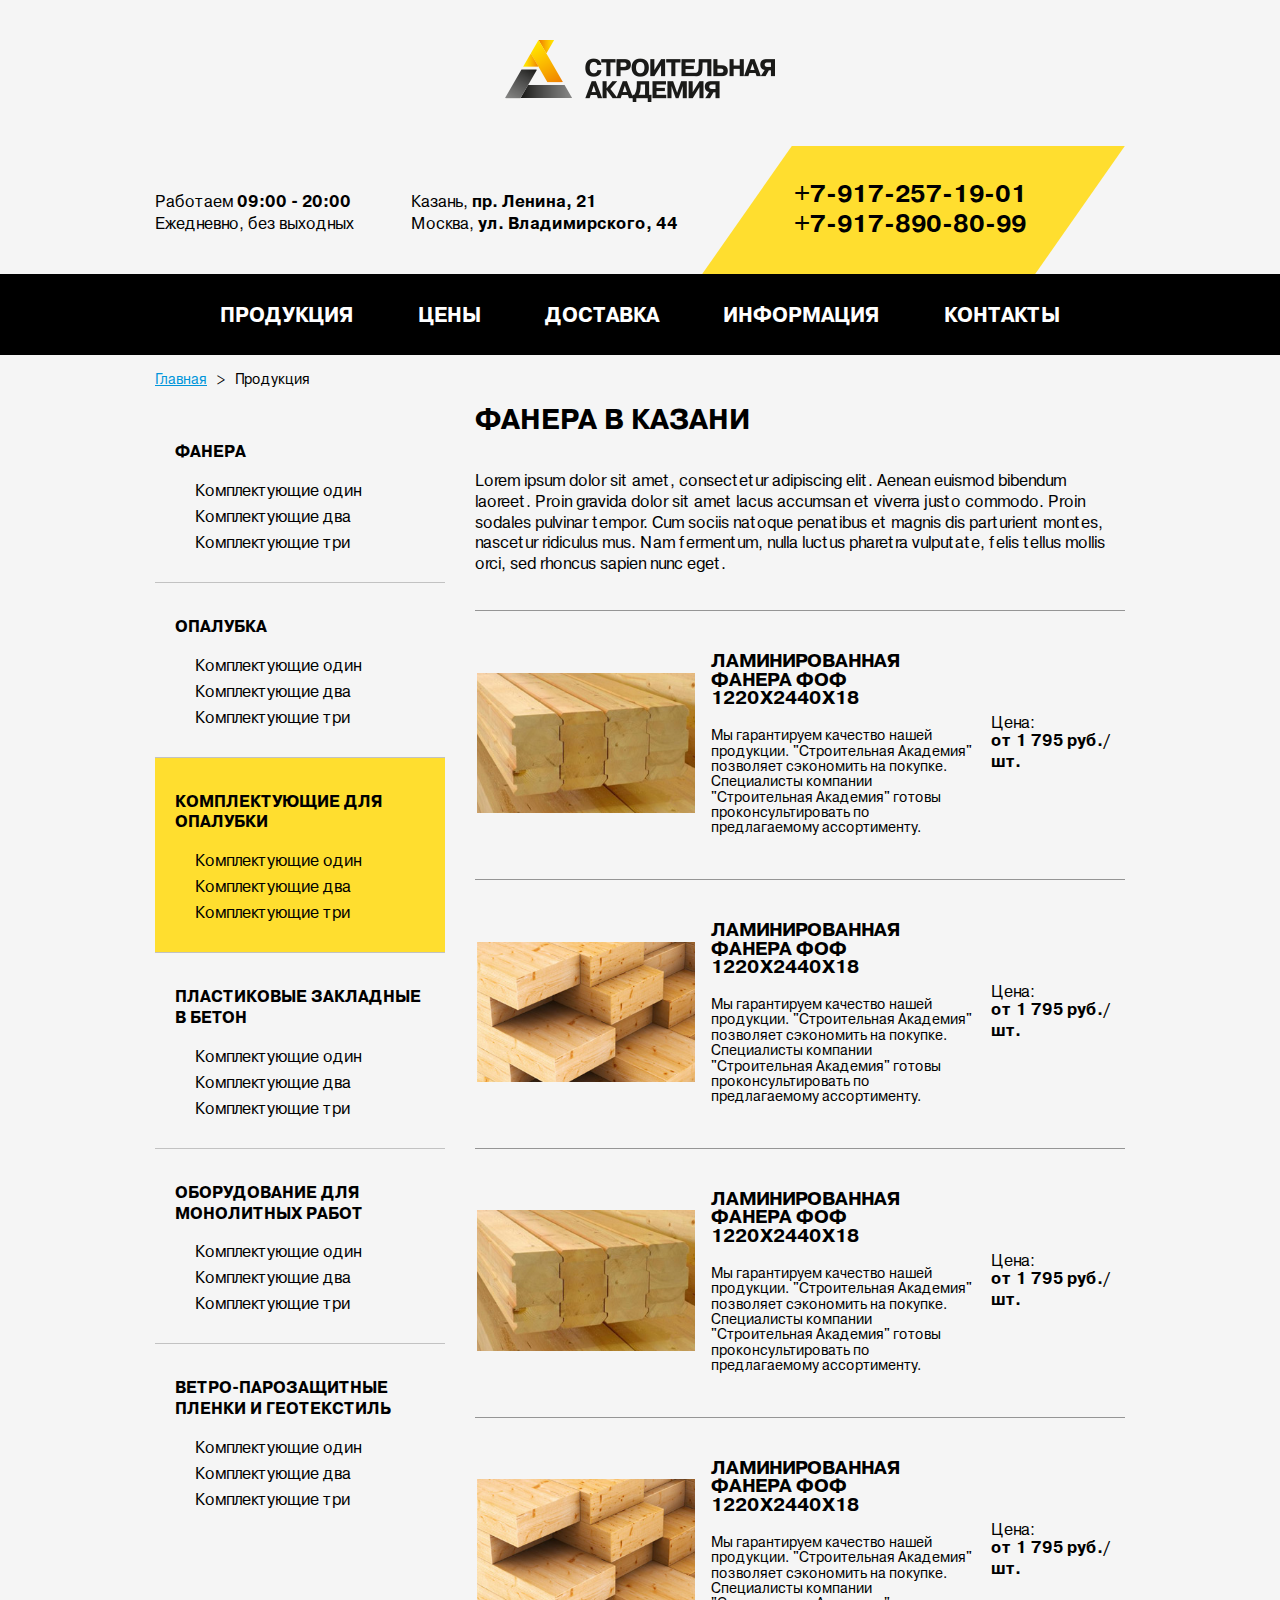
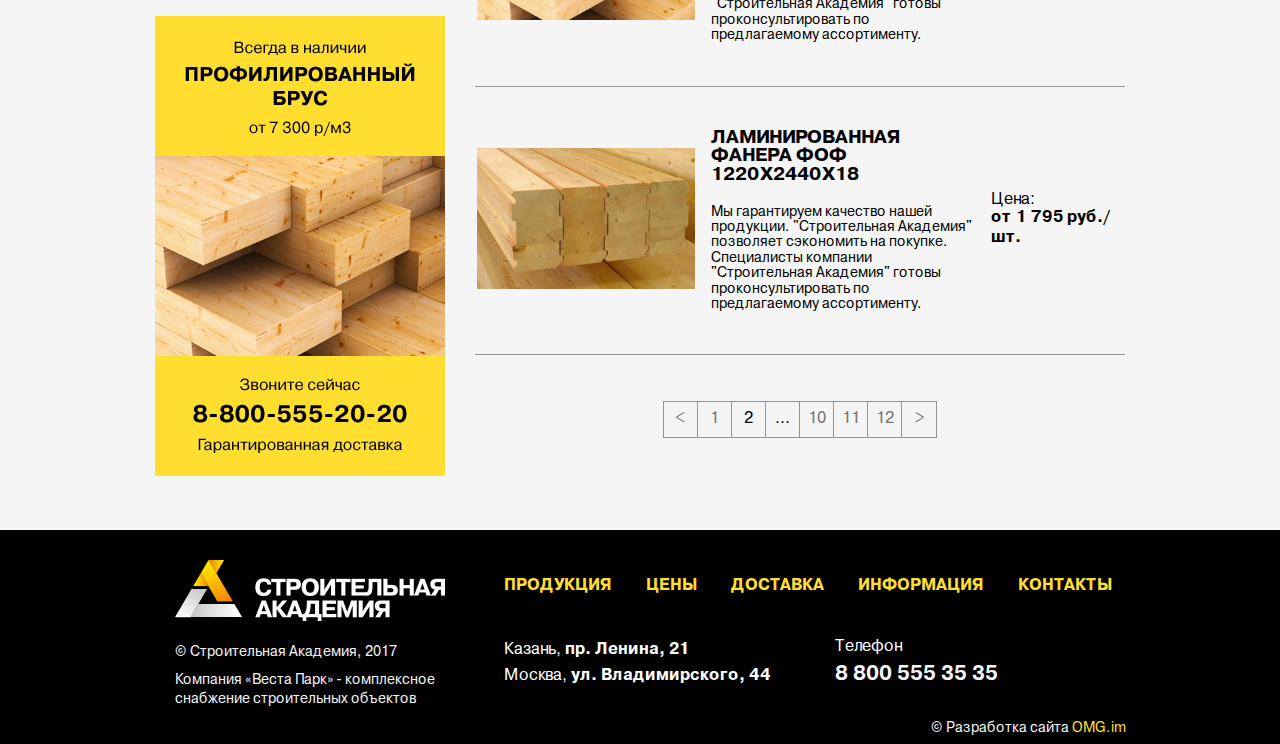
<file: catalog.html>
<!DOCTYPE html>
<html lang="ru">

<head>
	<meta http-equiv="Content-Type" content="text/html; charset=utf-8">
	<meta name="viewport" content="width=device-width">
	<title>Title</title>


	<link rel="stylesheet" href="css/slick.css">
	<link rel="stylesheet" href="css/fonts.css">
	<link rel="stylesheet" href="css/style.css">
	<link rel="stylesheet" href="css/media.css">
	
</head>

<body>
  
  <!-- Header -->
  
  <div class="header-wrap">
    <div class="container">
      <div class="header cf">
        <div class="logo">
          <a href="/">
            <img src="images/header-logo.png" alt="">
          </a>
        </div>
        <div class="header-info">
          <div class="header-info-item">
            <p>Работаем <b>09:00 - 20:00</b></p>
            <p>Ежедневно, без выходных</p>
          </div>
          <div class="header-info-item">
            <p>Казань, <b>пр. Ленина, 21</b></p>
            <p>Москва, <b>ул. Владимирского, 44</b></p>
          </div>
        </div>
        <div class="header-callback">
          <div class="header-callback-in">
            <a href="tel:79172571901">+7-917-257-19-01</a>
            <a href="tel:79178908099">+7-917-890-80-99</a>
          </div>
        </div>
      </div>
    </div>
  </div>
  
  <!-- Nav -->
  
  <div class="nav-wrap">
    <div class="container">
      <div class="nav">
       <div class="burger-wrap">
          <a href="#"><span></span></a>
       </div>
        <ul class="nav-main">
          <li class="nav__list">
            <a href="#" class="nav__link">продукция</a>
            <ul class="nav-sub">
              <li class="nav-sub__list">
                <a href="#" class="nav-sub__link">Фанера</a>
              </li>
              <li class="nav-sub__list">
                <a href="#" class="nav-sub__link">Опалубка</a>
              </li>
              <li class="nav-sub__list">
                <a href="#" class="nav-sub__link">Комплектующие для опалубки</a>
              </li>
              <li class="nav-sub__list">
                <a href="#" class="nav-sub__link">Пластиковые закладные в бетон</a>
              </li>
              <li class="nav-sub__list">
                <a href="#" class="nav-sub__link">Оборудование для монолитных работ</a>
              </li>
              <li class="nav-sub__list">
                <a href="#" class="nav-sub__link">Ветро-парозащитные пленки и геотекстиль</a>
              </li>
              <li class="nav-sub__list">
                <a href="#" class="nav-sub__link">Другие товары</a>
              </li>
            </ul>
          </li>
          <li class="nav__list">
            <a href="#" class="nav__link">цены</a>
          </li>
          <li class="nav__list">
            <a href="#" class="nav__link">доставка</a>
          </li>
          <li class="nav__list">
            <a href="#" class="nav__link">информация</a>
          </li>
          <li class="nav__list">
            <a href="#" class="nav__link">контакты</a>
          </li>
        </ul>
      </div>
    </div>
  </div>
  
  <!-- Bread -->
  
  <div class="bread-wrap">
    <div class="container">
      <div class="bread">
        <ul>
          <li><a href="#">Главная</a></li>
          <li>Продукция</li>
        </ul>
      </div>
    </div>
  </div>
  
  <!-- Catalog -->
  
  <div class="inner-wrap">
    <div class="container">
      <div class="inner cf">
        <div class="sidebar">
          <div class="sidebar-nav">
            <div class="sidebar-nav-item">
              <a href="#" class="sidebar-nav-item__head">Фанера</a>
              <div class="sidebar-nav-item-links">
                <a href="#">Комплектующие один</a>
                <a href="#">Комплектующие два</a>
                <a href="#">Комплектующие три</a>
              </div>
            </div>
            <div class="sidebar-nav-item">
              <a href="#" class="sidebar-nav-item__head">Опалубка</a>
              <div class="sidebar-nav-item-links">
                <a href="#">Комплектующие один</a>
                <a href="#">Комплектующие два</a>
                <a href="#">Комплектующие три</a>
              </div>
            </div>
            <div class="sidebar-nav-item active">
              <a href="#" class="sidebar-nav-item__head">Комплектующие для опалубки</a>
              <div class="sidebar-nav-item-links">
                <a href="#">Комплектующие один</a>
                <a href="#">Комплектующие два</a>
                <a href="#">Комплектующие три</a>
              </div>
            </div>
            <div class="sidebar-nav-item">
              <a href="#" class="sidebar-nav-item__head">Пластиковые закладные в бетон</a>
              <div class="sidebar-nav-item-links">
                <a href="#">Комплектующие один</a>
                <a href="#">Комплектующие два</a>
                <a href="#">Комплектующие три</a>
              </div>
            </div>
            <div class="sidebar-nav-item">
              <a href="#" class="sidebar-nav-item__head">Оборудование для монолитных работ</a>
              <div class="sidebar-nav-item-links">
                <a href="#">Комплектующие один</a>
                <a href="#">Комплектующие два</a>
                <a href="#">Комплектующие три</a>
              </div>
            </div>
            <div class="sidebar-nav-item">
              <a href="#" class="sidebar-nav-item__head">Ветро-парозащитные пленки и геотекстиль</a>
              <div class="sidebar-nav-item-links">
                <a href="#">Комплектующие один</a>
                <a href="#">Комплектующие два</a>
                <a href="#">Комплектующие три</a>
              </div>
            </div>
          </div>
          <a href="#" class="sidebar__banner">
            <img src="images/sidebar__banner.jpg" alt="">
          </a>
        </div>
        <div class="content">
          <div class="catalog">
            <h2 class="catalog__head">Фанера в Казани</h2>
            <p class="catalog__caption">Lorem ipsum dolor sit amet, consectetur adipiscing elit. Aenean euismod bibendum laoreet. Proin gravida dolor sit amet lacus accumsan et viverra justo commodo. Proin sodales pulvinar tempor. Cum sociis natoque penatibus et magnis dis parturient montes, nascetur ridiculus mus. Nam fermentum, nulla luctus pharetra vulputate, felis tellus mollis orci, sed rhoncus sapien nunc eget.</p>
            <div class="catalog-items">
              <table class="catalog-item">
                <tr>
                  <td>
                    <a href="#"><img class="catalog-item__img" src="images/catalog-item__img1.jpg" alt=""></a>
                  </td>
                  <td>
                   <div class="catalog-item__content">
                    <a href="#" class="catalog-item__head"><h3>Ламинированная фанера ФОФ 1220х2440х18</h3></a>
                    <p class="catalog-item__text">Мы гарантируем качество нашей продукции. "Строительная Академия" позволяет сэкономить на покупке. Специалисты компании "Строительная Академия" готовы проконсультировать по предлагаемому ассортименту.</p>
                   </div>
                  </td>
                  <td>
                    <div class="catalog-item-price">
                      <p>Цена:</p>
                      <span>от 1 795 руб./шт.</span>
                    </div>
                  </td>
                </tr>
              </table>
              
              <table class="catalog-item">
                <tr>
                  <td>
                    <a href="#"><img class="catalog-item__img" src="images/catalog-item__img2.jpg" alt=""></a>
                  </td>
                  <td>
                   <div class="catalog-item__content">
                    <a href="#" class="catalog-item__head"><h3>Ламинированная фанера ФОФ 1220х2440х18</h3></a>
                    <p class="catalog-item__text">Мы гарантируем качество нашей продукции. "Строительная Академия" позволяет сэкономить на покупке. Специалисты компании "Строительная Академия" готовы проконсультировать по предлагаемому ассортименту.</p>
                   </div>
                  </td>
                  <td>
                    <div class="catalog-item-price">
                      <p>Цена:</p>
                      <span>от 1 795 руб./шт.</span>
                    </div>
                  </td>
                </tr>
              </table>
              
              <table class="catalog-item">
                <tr>
                  <td>
                    <a href="#"><img class="catalog-item__img" src="images/catalog-item__img1.jpg" alt=""></a>
                  </td>
                  <td>
                   <div class="catalog-item__content">
                    <a href="#" class="catalog-item__head"><h3>Ламинированная фанера ФОФ 1220х2440х18</h3></a>
                    <p class="catalog-item__text">Мы гарантируем качество нашей продукции. "Строительная Академия" позволяет сэкономить на покупке. Специалисты компании "Строительная Академия" готовы проконсультировать по предлагаемому ассортименту.</p>
                   </div>
                  </td>
                  <td>
                    <div class="catalog-item-price">
                      <p>Цена:</p>
                      <span>от 1 795 руб./шт.</span>
                    </div>
                  </td>
                </tr>
              </table>
              
              <table class="catalog-item">
                <tr>
                  <td>
                    <a href="#"><img class="catalog-item__img" src="images/catalog-item__img2.jpg" alt=""></a>
                  </td>
                  <td>
                   <div class="catalog-item__content">
                    <a href="#" class="catalog-item__head"><h3>Ламинированная фанера ФОФ 1220х2440х18</h3></a>
                    <p class="catalog-item__text">Мы гарантируем качество нашей продукции. "Строительная Академия" позволяет сэкономить на покупке. Специалисты компании "Строительная Академия" готовы проконсультировать по предлагаемому ассортименту.</p>
                   </div>
                  </td>
                  <td>
                    <div class="catalog-item-price">
                      <p>Цена:</p>
                      <span>от 1 795 руб./шт.</span>
                    </div>
                  </td>
                </tr>
              </table>
              
              <table class="catalog-item">
                <tr>
                  <td>
                    <a href="#"><img class="catalog-item__img" src="images/catalog-item__img1.jpg" alt=""></a>
                  </td>
                  <td>
                   <div class="catalog-item__content">
                    <a href="#" class="catalog-item__head"><h3>Ламинированная фанера ФОФ 1220х2440х18</h3></a>
                    <p class="catalog-item__text">Мы гарантируем качество нашей продукции. "Строительная Академия" позволяет сэкономить на покупке. Специалисты компании "Строительная Академия" готовы проконсультировать по предлагаемому ассортименту.</p>
                   </div>
                  </td>
                  <td>
                    <div class="catalog-item-price">
                      <p>Цена:</p>
                      <span>от 1 795 руб./шт.</span>
                    </div>
                  </td>
                </tr>
              </table>
            </div>
            <div class="pagination">
              <ul>
                <li><a href="#">&lt;</a></li>
                <li><a href="#">1</a></li>
                <li><a class="active" href="#">2</a></li>
                <li>...</li>
                <li><a href="#">10</a></li>
                <li><a href="#">11</a></li>
                <li><a href="#">12</a></li>
                <li><a href="#">&gt;</a></li>
              </ul>
            </div>
          </div>
        </div>
      </div>
    </div>
  </div>
  
  
  <!-- Footer -->
  
  <div class="footer-wrap">
    <div class="container">
      <div class="footer cf">
        <div class="footer-logo">
          <a href="/">
            <img src="images/footer-logo.png" alt="">
          </a>
          <p class="footer-copy">©  Строительная Академия, 2017</p>
          <p class="footer-copy">Компания «Веста Парк» - комплексное снабжение строительных объектов</p>
        </div>
        <div class="footer-info">
          <div class="footer-nav">
            <ul>
              <li><a href="#">Продукция</a></li>
              <li><a href="#">Цены</a></li>
              <li><a href="#">Доставка</a></li>
              <li><a href="#">Информация</a></li>
              <li><a href="#">Контакты</a></li>
            </ul>
          </div>
          <div class="footer-contacts">
            <div class="footer-contacts-item">
              <p>Казань, <b>пр. Ленина, 21</b></p>
              <p>Москва, <b>ул. Владимирского, 44</b></p>
            </div>
            <div class="footer-contacts-item">
              <p>Телефон</p>
              <a href="tel:88005553535">8 800 555 35 35</a>
            </div>
            <div class="omg">©  Разработка сайта <a href="#">OMG.im</a></div>
          </div>
        </div>
      </div>
    </div>
  </div>

	
<script src="js/jquery-1.10.2.min.js"></script>
<script src="js/slick.min.js"></script>
<script src="js/common.js"></script>

</body>

</html>
</file>
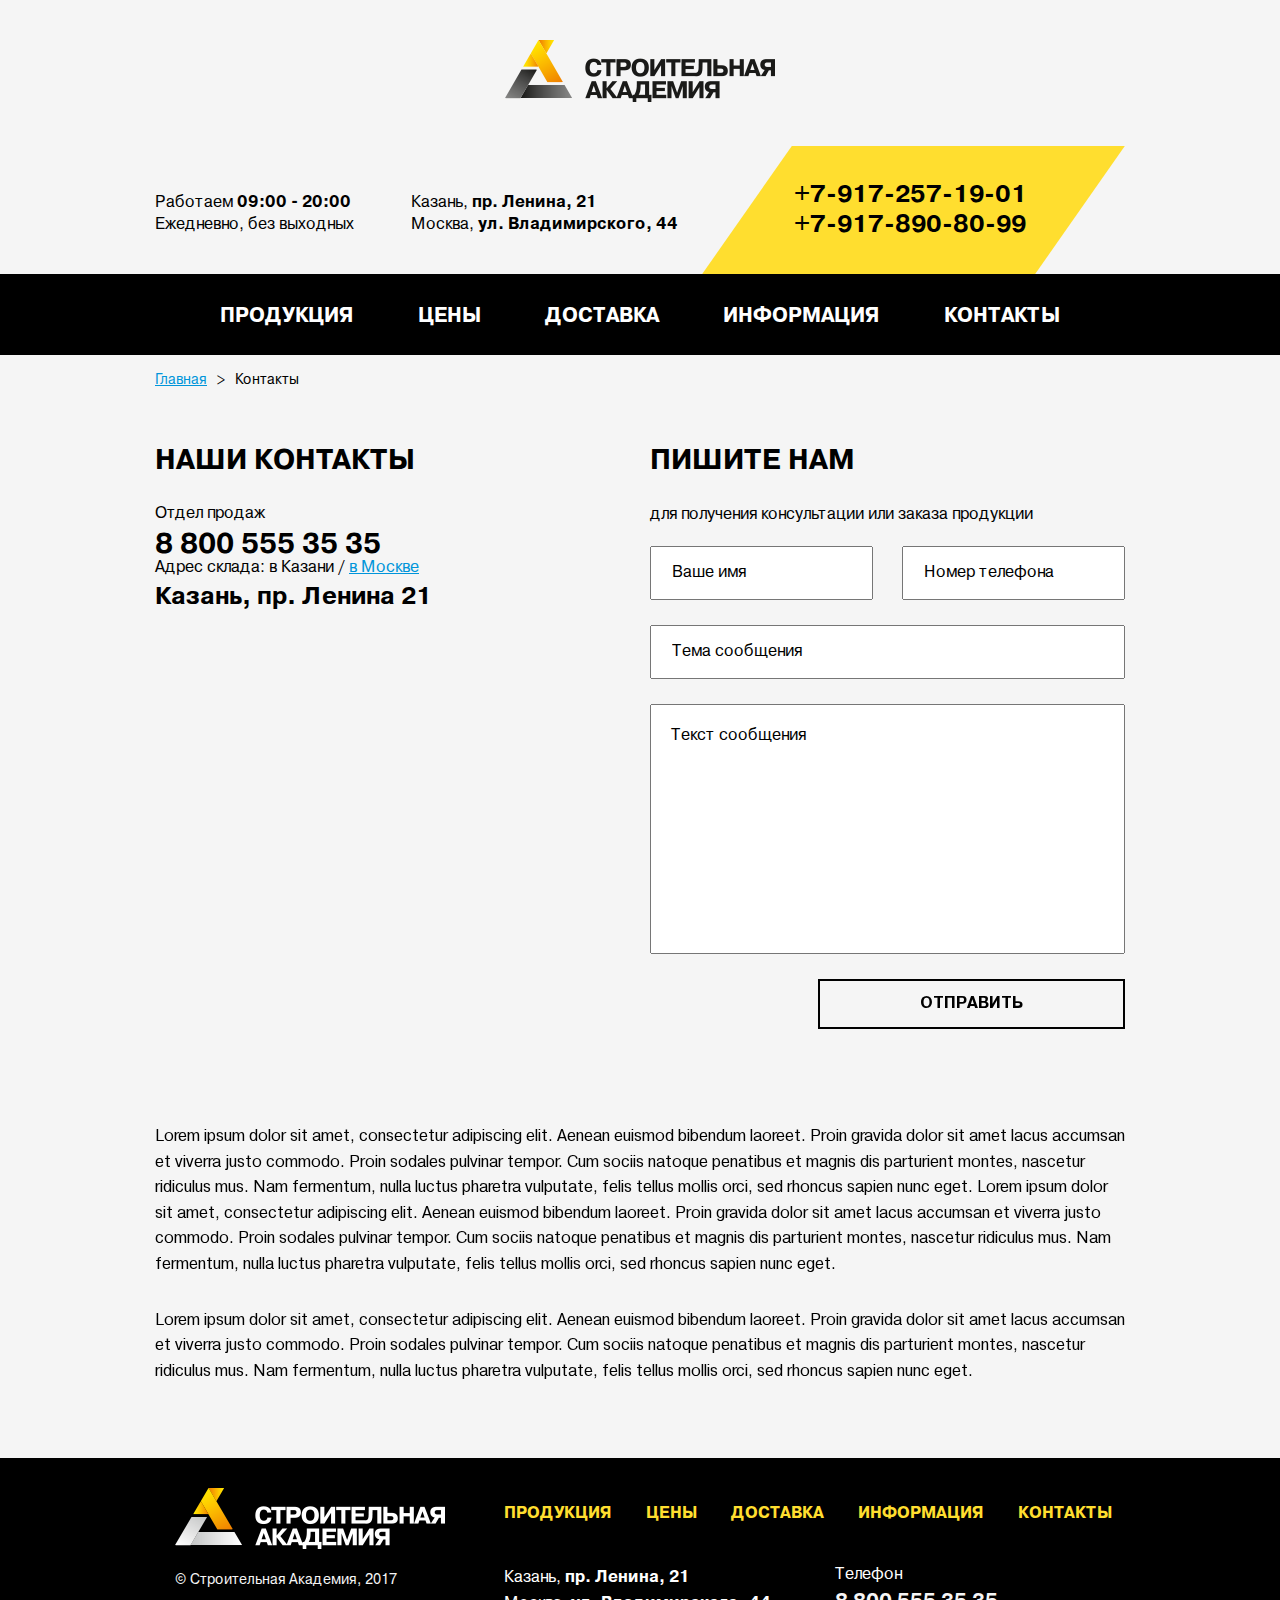
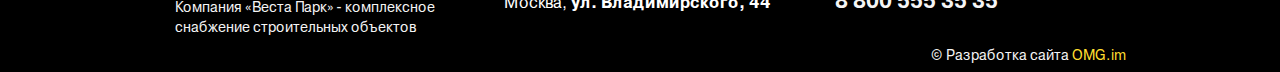
<file: contact.html>
<!DOCTYPE html>
<html lang="ru">

<head>
	<meta http-equiv="Content-Type" content="text/html; charset=utf-8">
	<meta name="viewport" content="width=device-width">
	<title>Title</title>


	<link rel="stylesheet" href="css/slick.css">
	<link rel="stylesheet" href="css/fonts.css">
	<link rel="stylesheet" href="css/style.css">
	<link rel="stylesheet" href="css/media.css">
	
</head>

<body>
  
  <!-- Header -->
  
  <div class="header-wrap">
    <div class="container">
      <div class="header cf">
        <div class="logo">
          <a href="/">
            <img src="images/header-logo.png" alt="">
          </a>
        </div>
        <div class="header-info">
          <div class="header-info-item">
            <p>Работаем <b>09:00 - 20:00</b></p>
            <p>Ежедневно, без выходных</p>
          </div>
          <div class="header-info-item">
            <p>Казань, <b>пр. Ленина, 21</b></p>
            <p>Москва, <b>ул. Владимирского, 44</b></p>
          </div>
        </div>
        <div class="header-callback">
          <div class="header-callback-in">
            <a href="tel:79172571901">+7-917-257-19-01</a>
            <a href="tel:79178908099">+7-917-890-80-99</a>
          </div>
        </div>
      </div>
    </div>
  </div>
  
  <!-- Nav -->
  
  <div class="nav-wrap">
    <div class="container">
      <div class="nav">
       <div class="burger-wrap">
          <a href="#"><span></span></a>
       </div>
        <ul class="nav-main">
          <li class="nav__list">
            <a href="#" class="nav__link">продукция</a>
            <ul class="nav-sub">
              <li class="nav-sub__list">
                <a href="#" class="nav-sub__link">Фанера</a>
              </li>
              <li class="nav-sub__list">
                <a href="#" class="nav-sub__link">Опалубка</a>
              </li>
              <li class="nav-sub__list">
                <a href="#" class="nav-sub__link">Комплектующие для опалубки</a>
              </li>
              <li class="nav-sub__list">
                <a href="#" class="nav-sub__link">Пластиковые закладные в бетон</a>
              </li>
              <li class="nav-sub__list">
                <a href="#" class="nav-sub__link">Оборудование для монолитных работ</a>
              </li>
              <li class="nav-sub__list">
                <a href="#" class="nav-sub__link">Ветро-парозащитные пленки и геотекстиль</a>
              </li>
              <li class="nav-sub__list">
                <a href="#" class="nav-sub__link">Другие товары</a>
              </li>
            </ul>
          </li>
          <li class="nav__list">
            <a href="#" class="nav__link">цены</a>
          </li>
          <li class="nav__list">
            <a href="#" class="nav__link">доставка</a>
          </li>
          <li class="nav__list">
            <a href="#" class="nav__link">информация</a>
          </li>
          <li class="nav__list">
            <a href="#" class="nav__link">контакты</a>
          </li>
        </ul>
      </div>
    </div>
  </div>
  
  <!-- Bread -->
  
  <div class="bread-wrap">
    <div class="container">
      <div class="bread">
        <ul>
          <li><a href="#">Главная</a></li>
          <li>Контакты</li>
        </ul>
      </div>
    </div>
  </div>
  
  <!-- Contact -->
  
  <div class="contacts-wrap">
    <div class="container">
      <div class="contacts contacts_page cf">
        <div class="contacts-in">
          <h2 class="contacts__head">Наши контакты</h2>
          <div class="contacts-items">
            <div class="contacts-item">
              <span>Отдел продаж</span>
              <a href="tel:88005553535" class="contacts-item__tel">8 800 555 35 35</a>
            </div>
            <div class="contacts-item">
              <span>Адрес склада:  в Казани  / <a href="#">в Москве</a></span>
              <div class="contacts-item__address">Казань, пр. Ленина 21</div>
            </div>
          </div>
          <div class="contacts-item-map">
            <iframe src="https://www.google.com/maps/embed?pb=!1m14!1m12!1m3!1d9290635.710903395!2d40.297852!3d55.35413500000001!2m3!1f0!2f0!3f0!3m2!1i1024!2i768!4f13.1!5e0!3m2!1sru!2sru!4v1492613040604" allowfullscreen></iframe>
          </div>
        </div>
        <div class="form">
          <h2 class="form__head">Пишите нам</h2>
          <p class="form__caption">для получения консультации или заказа продукции</p>
          <form action="post">
            <div class="form__input form__input_min">
              <input type="text" placeholder="Ваше имя" onfocus="placeholder='';" onblur="placeholder='Ваше имя';" />
              <input type="text" placeholder="Номер телефона" onfocus="placeholder='';" onblur="placeholder='Номер телефона';" />
            </div>
            <div class="form__input">
              <input type="text" placeholder="Тема сообщения" onfocus="placeholder='';" onblur="placeholder='Тема сообщения';" />
            </div>
            <div class="form__input">
              <textarea placeholder="Текст сообщения" onfocus="placeholder='';" onblur="placeholder='Текст сообщения';"></textarea>
            </div>
            <button type="submit">отправить</button>
          </form>
        </div>
      </div>
      <div class="contacts-content">
        <p>Lorem ipsum dolor sit amet, consectetur adipiscing elit. Aenean euismod bibendum laoreet. Proin gravida dolor sit amet lacus accumsan et viverra justo commodo. Proin sodales pulvinar tempor. Cum sociis natoque penatibus et magnis dis parturient montes, nascetur ridiculus mus. Nam fermentum, nulla luctus pharetra vulputate, felis tellus mollis orci, sed rhoncus sapien nunc eget. Lorem ipsum dolor sit amet, consectetur adipiscing elit. Aenean euismod bibendum laoreet. Proin gravida dolor sit amet lacus accumsan et viverra justo commodo. Proin sodales pulvinar tempor. Cum sociis natoque penatibus et magnis dis parturient montes, nascetur ridiculus mus. Nam fermentum, nulla luctus pharetra vulputate, felis tellus mollis orci, sed rhoncus sapien nunc eget. </p>
        <p>Lorem ipsum dolor sit amet, consectetur adipiscing elit. Aenean euismod bibendum laoreet. Proin gravida dolor sit amet lacus accumsan et viverra justo commodo. Proin sodales pulvinar tempor.  Cum sociis natoque penatibus et magnis dis parturient montes, nascetur ridiculus mus. Nam fermentum, nulla luctus pharetra vulputate, felis tellus mollis orci, sed rhoncus sapien nunc eget.</p>
      </div>
    </div>
  </div>
  
  <!-- Footer -->
  
  <div class="footer-wrap">
    <div class="container">
      <div class="footer cf">
        <div class="footer-logo">
          <a href="/">
            <img src="images/footer-logo.png" alt="">
          </a>
          <p class="footer-copy">©  Строительная Академия, 2017</p>
          <p class="footer-copy">Компания «Веста Парк» - комплексное снабжение строительных объектов</p>
        </div>
        <div class="footer-info">
          <div class="footer-nav">
            <ul>
              <li><a href="#">Продукция</a></li>
              <li><a href="#">Цены</a></li>
              <li><a href="#">Доставка</a></li>
              <li><a href="#">Информация</a></li>
              <li><a href="#">Контакты</a></li>
            </ul>
          </div>
          <div class="footer-contacts">
            <div class="footer-contacts-item">
              <p>Казань, <b>пр. Ленина, 21</b></p>
              <p>Москва, <b>ул. Владимирского, 44</b></p>
            </div>
            <div class="footer-contacts-item">
              <p>Телефон</p>
              <a href="tel:88005553535">8 800 555 35 35</a>
            </div>
            <div class="omg">©  Разработка сайта <a href="#">OMG.im</a></div>
          </div>
        </div>
      </div>
    </div>
  </div>

	
<script src="js/jquery-1.10.2.min.js"></script>
<script src="js/slick.min.js"></script>
<script src="js/common.js"></script>

</body>

</html>
</file>
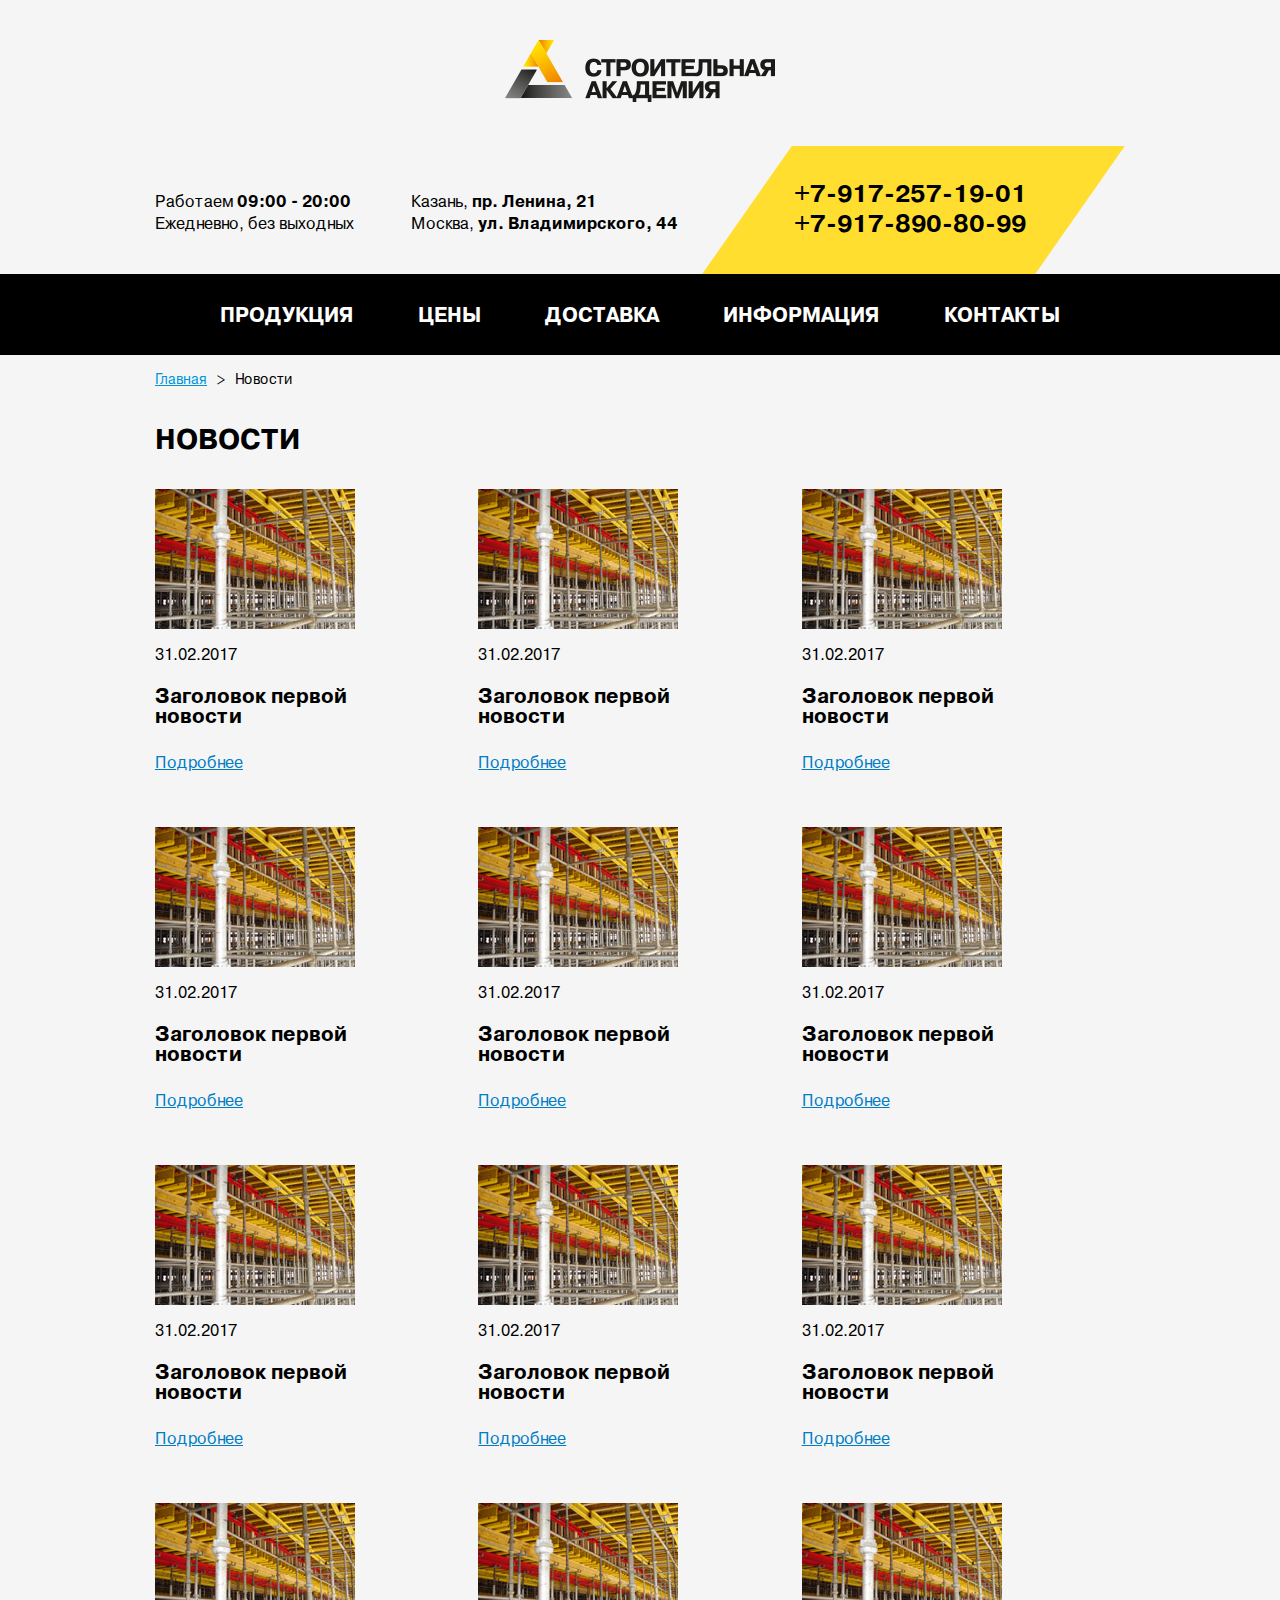
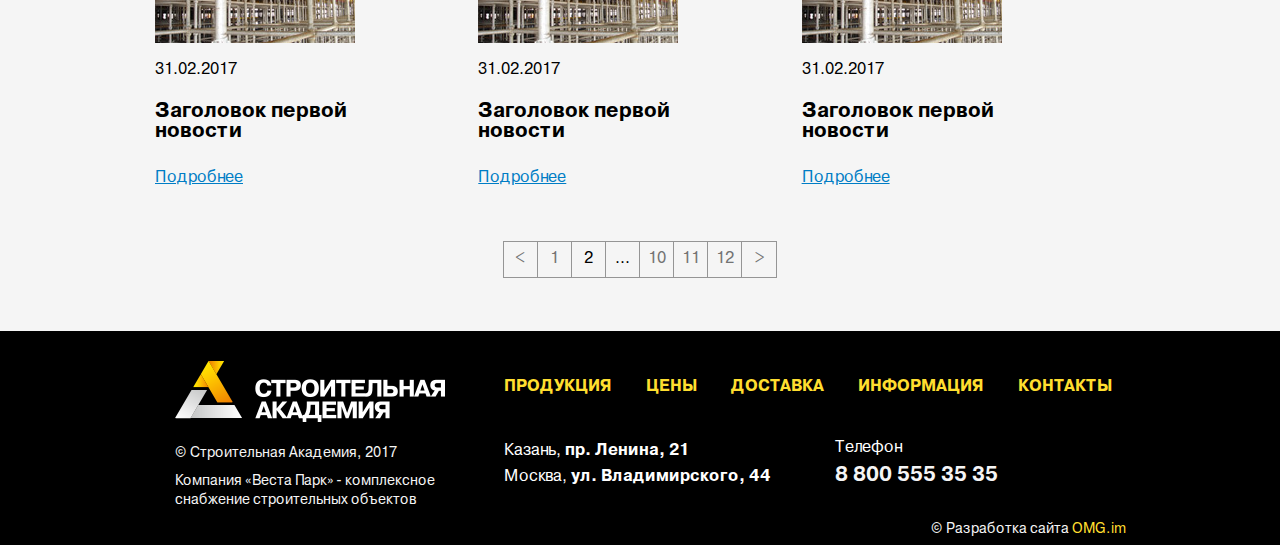
<file: news.html>
<!DOCTYPE html>
<html lang="ru">

<head>
  <meta http-equiv="Content-Type" content="text/html; charset=utf-8">
  <meta name="viewport" content="width=device-width">
  <title>Title</title>
  <link rel="stylesheet" href="css/slick.css">
  <link rel="stylesheet" href="css/fonts.css">
  <link rel="stylesheet" href="css/style.css">
  <link rel="stylesheet" href="css/media.css"> </head>

<body>
  <!-- Header -->
  <div class="header-wrap">
    <div class="container">
      <div class="header cf">
        <div class="logo">
          <a href="/"> <img src="images/header-logo.png" alt=""> </a>
        </div>
        <div class="header-info">
          <div class="header-info-item">
            <p>Работаем <b>09:00 - 20:00</b></p>
            <p>Ежедневно, без выходных</p>
          </div>
          <div class="header-info-item">
            <p>Казань, <b>пр. Ленина, 21</b></p>
            <p>Москва, <b>ул. Владимирского, 44</b></p>
          </div>
        </div>
        <div class="header-callback">
          <div class="header-callback-in"> <a href="tel:79172571901">+7-917-257-19-01</a> <a href="tel:79178908099">+7-917-890-80-99</a> </div>
        </div>
      </div>
    </div>
  </div>
  <!-- Nav -->
  <div class="nav-wrap">
    <div class="container">
      <div class="nav">
        <div class="burger-wrap"> <a href="#"><span></span></a> </div>
        <ul class="nav-main">
          <li class="nav__list"> <a href="#" class="nav__link">продукция</a>
            <ul class="nav-sub">
              <li class="nav-sub__list"> <a href="#" class="nav-sub__link">Фанера</a> </li>
              <li class="nav-sub__list"> <a href="#" class="nav-sub__link">Опалубка</a> </li>
              <li class="nav-sub__list"> <a href="#" class="nav-sub__link">Комплектующие для опалубки</a> </li>
              <li class="nav-sub__list"> <a href="#" class="nav-sub__link">Пластиковые закладные в бетон</a> </li>
              <li class="nav-sub__list"> <a href="#" class="nav-sub__link">Оборудование для монолитных работ</a> </li>
              <li class="nav-sub__list"> <a href="#" class="nav-sub__link">Ветро-парозащитные пленки и геотекстиль</a> </li>
              <li class="nav-sub__list"> <a href="#" class="nav-sub__link">Другие товары</a> </li>
            </ul>
          </li>
          <li class="nav__list"> <a href="#" class="nav__link">цены</a> </li>
          <li class="nav__list"> <a href="#" class="nav__link">доставка</a> </li>
          <li class="nav__list"> <a href="#" class="nav__link">информация</a> </li>
          <li class="nav__list"> <a href="#" class="nav__link">контакты</a> </li>
        </ul>
      </div>
    </div>
  </div>
  <!-- Bread -->
  <div class="bread-wrap">
    <div class="container">
      <div class="bread">
        <ul>
          <li><a href="#">Главная</a></li>
          <li>Новости</li>
        </ul>
      </div>
    </div>
  </div>
  <!-- News -->
  <div class="news-wrap">
    <div class="container">
      <div class="main-news__inner">
        <div class="main-new">
          <h2 class="main-news__head">Новости</h2>
          <div class="main-news-items">
            <div class="main-news_item">
              <a href="#" class="main-news-item__img"> <img src="images/main-news-img.jpg" alt=""> </a>
              <div class="main-news-content">
                <div class="main-news-content__time">31.02.2017</div>
                <h3 class="main-news-content__head">Заголовок первой новости</h3> <a href="#" class="main-news-content__link">Подробнее</a> </div>
            </div>
            <div class="main-news_item">
              <a href="#" class="main-news-item__img"> <img src="images/main-news-img.jpg" alt=""> </a>
              <div class="main-news-content">
                <div class="main-news-content__time">31.02.2017</div>
                <h3 class="main-news-content__head">Заголовок первой новости</h3> <a href="#" class="main-news-content__link">Подробнее</a> </div>
            </div>
            <div class="main-news_item">
              <a href="#" class="main-news-item__img"> <img src="images/main-news-img.jpg" alt=""> </a>
              <div class="main-news-content">
                <div class="main-news-content__time">31.02.2017</div>
                <h3 class="main-news-content__head">Заголовок первой новости</h3> <a href="#" class="main-news-content__link">Подробнее</a> </div>
            </div>
            <div class="main-news_item">
              <a href="#" class="main-news-item__img"> <img src="images/main-news-img.jpg" alt=""> </a>
              <div class="main-news-content">
                <div class="main-news-content__time">31.02.2017</div>
                <h3 class="main-news-content__head">Заголовок первой новости</h3> <a href="#" class="main-news-content__link">Подробнее</a> </div>
            </div>
            <div class="main-news_item">
              <a href="#" class="main-news-item__img"> <img src="images/main-news-img.jpg" alt=""> </a>
              <div class="main-news-content">
                <div class="main-news-content__time">31.02.2017</div>
                <h3 class="main-news-content__head">Заголовок первой новости</h3> <a href="#" class="main-news-content__link">Подробнее</a> </div>
            </div>
            <div class="main-news_item">
              <a href="#" class="main-news-item__img"> <img src="images/main-news-img.jpg" alt=""> </a>
              <div class="main-news-content">
                <div class="main-news-content__time">31.02.2017</div>
                <h3 class="main-news-content__head">Заголовок первой новости</h3> <a href="#" class="main-news-content__link">Подробнее</a> </div>
            </div>
            <div class="main-news_item">
              <a href="#" class="main-news-item__img"> <img src="images/main-news-img.jpg" alt=""> </a>
              <div class="main-news-content">
                <div class="main-news-content__time">31.02.2017</div>
                <h3 class="main-news-content__head">Заголовок первой новости</h3> <a href="#" class="main-news-content__link">Подробнее</a> </div>
            </div>
            <div class="main-news_item">
              <a href="#" class="main-news-item__img"> <img src="images/main-news-img.jpg" alt=""> </a>
              <div class="main-news-content">
                <div class="main-news-content__time">31.02.2017</div>
                <h3 class="main-news-content__head">Заголовок первой новости</h3> <a href="#" class="main-news-content__link">Подробнее</a> </div>
            </div>
            <div class="main-news_item">
              <a href="#" class="main-news-item__img"> <img src="images/main-news-img.jpg" alt=""> </a>
              <div class="main-news-content">
                <div class="main-news-content__time">31.02.2017</div>
                <h3 class="main-news-content__head">Заголовок первой новости</h3> <a href="#" class="main-news-content__link">Подробнее</a> </div>
            </div>
            <div class="main-news_item">
              <a href="#" class="main-news-item__img"> <img src="images/main-news-img.jpg" alt=""> </a>
              <div class="main-news-content">
                <div class="main-news-content__time">31.02.2017</div>
                <h3 class="main-news-content__head">Заголовок первой новости</h3> <a href="#" class="main-news-content__link">Подробнее</a> </div>
            </div>
            <div class="main-news_item">
              <a href="#" class="main-news-item__img"> <img src="images/main-news-img.jpg" alt=""> </a>
              <div class="main-news-content">
                <div class="main-news-content__time">31.02.2017</div>
                <h3 class="main-news-content__head">Заголовок первой новости</h3> <a href="#" class="main-news-content__link">Подробнее</a> </div>
            </div>
            <div class="main-news_item">
              <a href="#" class="main-news-item__img"> <img src="images/main-news-img.jpg" alt=""> </a>
              <div class="main-news-content">
                <div class="main-news-content__time">31.02.2017</div>
                <h3 class="main-news-content__head">Заголовок первой новости</h3> <a href="#" class="main-news-content__link">Подробнее</a> </div>
            </div>
          </div>
          <div class="pagination">
            <ul>
              <li><a href="#">&lt;</a></li>
              <li><a href="#">1</a></li>
              <li><a class="active" href="#">2</a></li>
              <li>...</li>
              <li><a href="#">10</a></li>
              <li><a href="#">11</a></li>
              <li><a href="#">12</a></li>
              <li><a href="#">&gt;</a></li>
            </ul>
          </div>
        </div>
      </div>
    </div>
  </div>
  <!-- Footer -->
  <div class="footer-wrap">
    <div class="container">
      <div class="footer cf">
        <div class="footer-logo">
          <a href="/"> <img src="images/footer-logo.png" alt=""> </a>
          <p class="footer-copy">© Строительная Академия, 2017</p>
          <p class="footer-copy">Компания «Веста Парк» - комплексное снабжение строительных объектов</p>
        </div>
        <div class="footer-info">
          <div class="footer-nav">
            <ul>
              <li><a href="#">Продукция</a></li>
              <li><a href="#">Цены</a></li>
              <li><a href="#">Доставка</a></li>
              <li><a href="#">Информация</a></li>
              <li><a href="#">Контакты</a></li>
            </ul>
          </div>
          <div class="footer-contacts">
            <div class="footer-contacts-item">
              <p>Казань, <b>пр. Ленина, 21</b></p>
              <p>Москва, <b>ул. Владимирского, 44</b></p>
            </div>
            <div class="footer-contacts-item">
              <p>Телефон</p> <a href="tel:88005553535">8 800 555 35 35</a> </div>
            <div class="omg">© Разработка сайта <a href="#">OMG.im</a></div>
          </div>
        </div>
      </div>
    </div>
  </div>
  <script src="js/jquery-1.10.2.min.js"></script>
  <script src="js/slick.min.js"></script>
  <script src="js/common.js"></script>
</body>

</html>
</file>
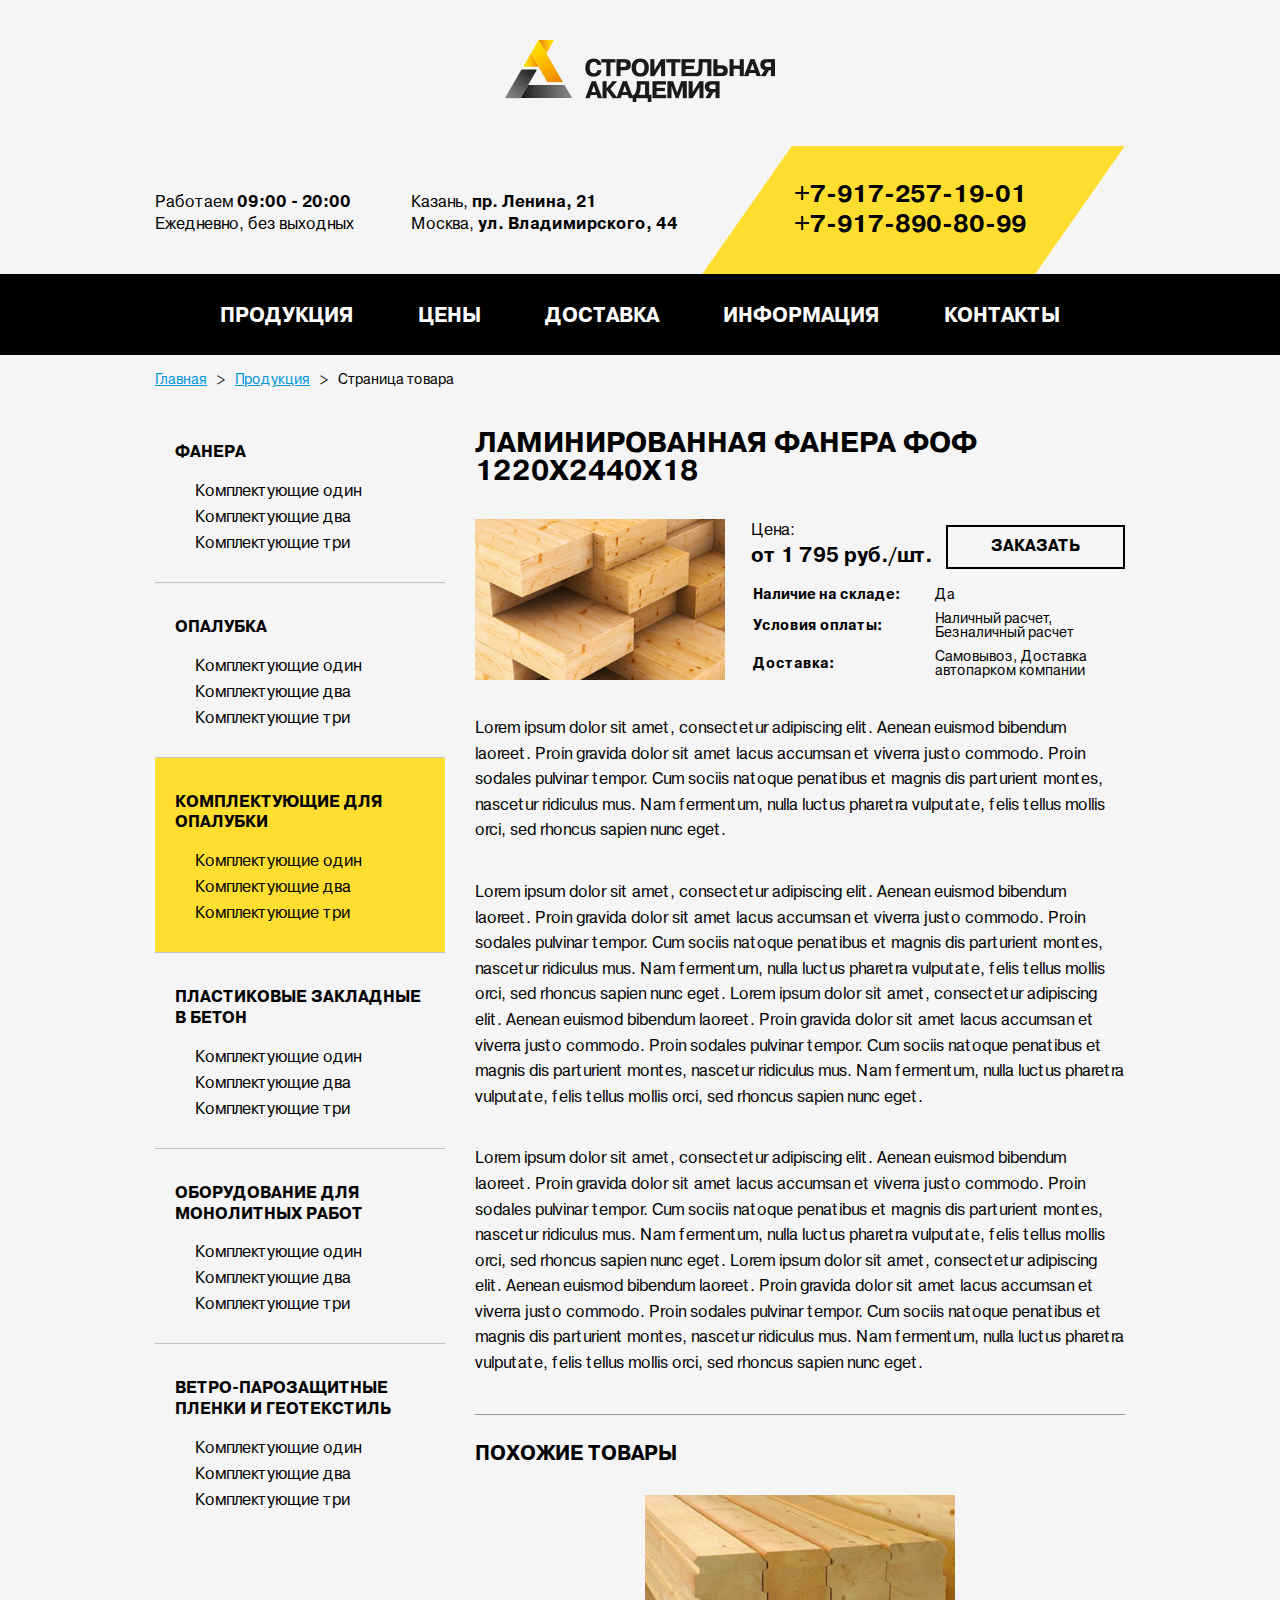
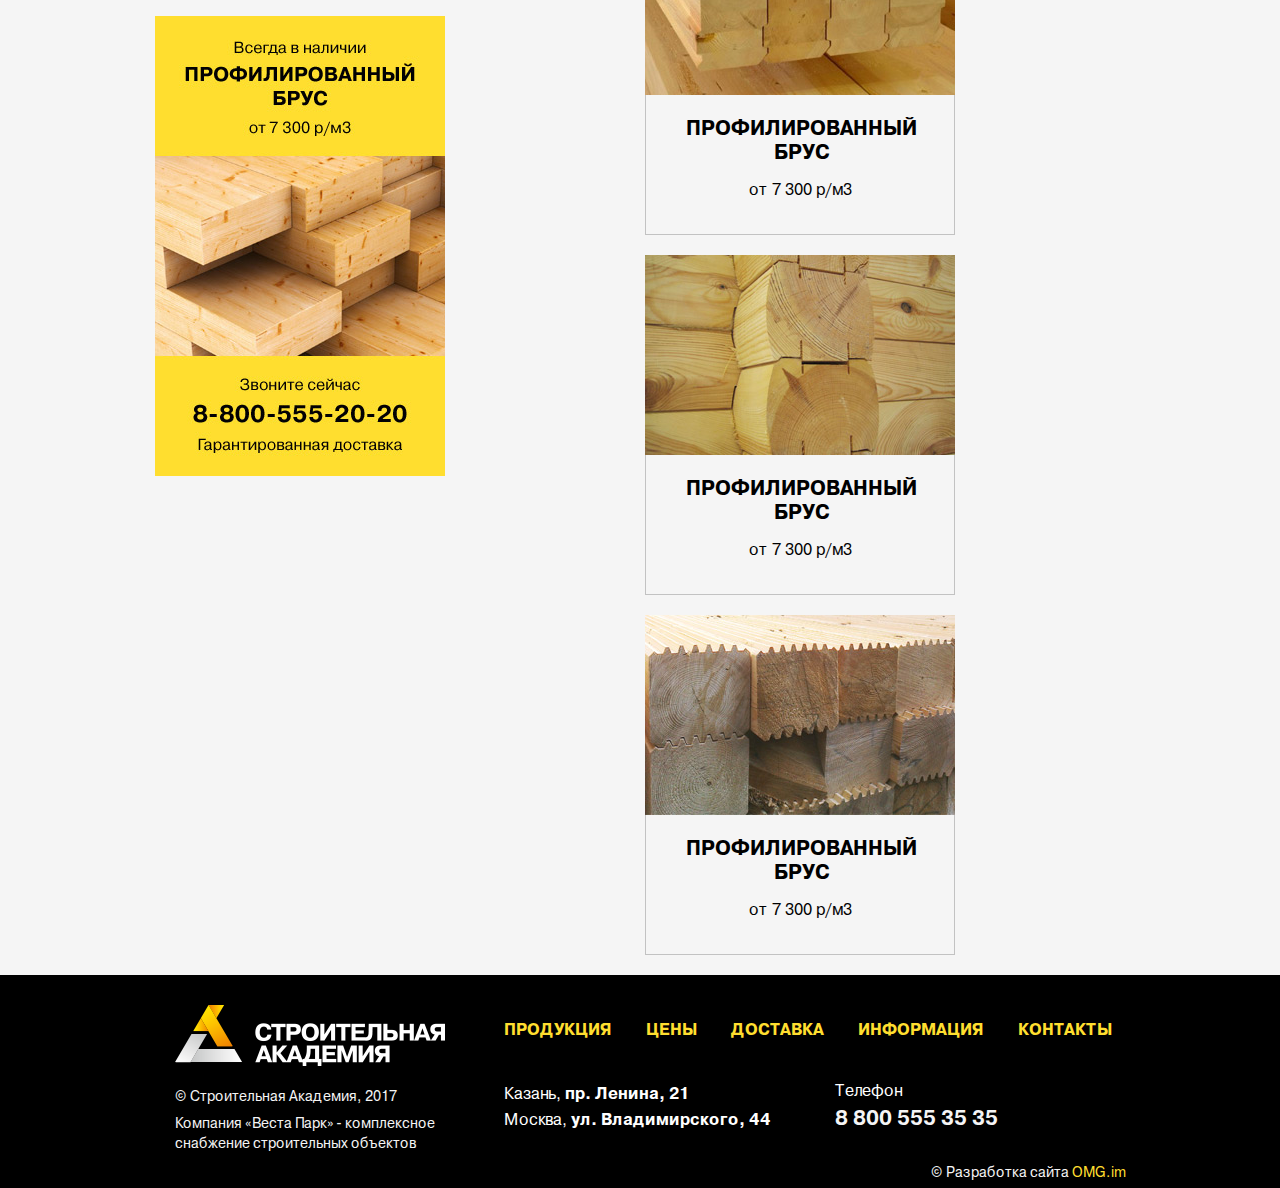
<file: product.html>
<!DOCTYPE html>
<html lang="ru">

<head>
	<meta http-equiv="Content-Type" content="text/html; charset=utf-8">
	<meta name="viewport" content="width=device-width">
	<title>Title</title>


	<link rel="stylesheet" href="css/slick.css">
	<link rel="stylesheet" href="css/fonts.css">
	<link rel="stylesheet" href="css/style.css">
	<link rel="stylesheet" href="css/media.css">
	
</head>

<body>
  
  <!-- Header -->
  
  <div class="header-wrap">
    <div class="container">
      <div class="header cf">
        <div class="logo">
          <a href="/">
            <img src="images/header-logo.png" alt="">
          </a>
        </div>
        <div class="header-info">
          <div class="header-info-item">
            <p>Работаем <b>09:00 - 20:00</b></p>
            <p>Ежедневно, без выходных</p>
          </div>
          <div class="header-info-item">
            <p>Казань, <b>пр. Ленина, 21</b></p>
            <p>Москва, <b>ул. Владимирского, 44</b></p>
          </div>
        </div>
        <div class="header-callback">
          <div class="header-callback-in">
            <a href="tel:79172571901">+7-917-257-19-01</a>
            <a href="tel:79178908099">+7-917-890-80-99</a>
          </div>
        </div>
      </div>
    </div>
  </div>
  
  <!-- Nav -->
  
  <div class="nav-wrap">
    <div class="container">
      <div class="nav">
       <div class="burger-wrap">
          <a href="#"><span></span></a>
       </div>
        <ul class="nav-main">
          <li class="nav__list">
            <a href="#" class="nav__link">продукция</a>
            <ul class="nav-sub">
              <li class="nav-sub__list">
                <a href="#" class="nav-sub__link">Фанера</a>
              </li>
              <li class="nav-sub__list">
                <a href="#" class="nav-sub__link">Опалубка</a>
              </li>
              <li class="nav-sub__list">
                <a href="#" class="nav-sub__link">Комплектующие для опалубки</a>
              </li>
              <li class="nav-sub__list">
                <a href="#" class="nav-sub__link">Пластиковые закладные в бетон</a>
              </li>
              <li class="nav-sub__list">
                <a href="#" class="nav-sub__link">Оборудование для монолитных работ</a>
              </li>
              <li class="nav-sub__list">
                <a href="#" class="nav-sub__link">Ветро-парозащитные пленки и геотекстиль</a>
              </li>
              <li class="nav-sub__list">
                <a href="#" class="nav-sub__link">Другие товары</a>
              </li>
            </ul>
          </li>
          <li class="nav__list">
            <a href="#" class="nav__link">цены</a>
          </li>
          <li class="nav__list">
            <a href="#" class="nav__link">доставка</a>
          </li>
          <li class="nav__list">
            <a href="#" class="nav__link">информация</a>
          </li>
          <li class="nav__list">
            <a href="#" class="nav__link">контакты</a>
          </li>
        </ul>
      </div>
    </div>
  </div>
  
  <!-- Bread -->
  
  <div class="bread-wrap">
    <div class="container">
      <div class="bread">
        <ul>
          <li><a href="#">Главная</a></li>
          <li><a href="#">Продукция</a></li>
          <li>Страница товара</li>
        </ul>
      </div>
    </div>
  </div>
  
  <!-- Product -->
  
  <div class="inner-wrap">
    <div class="container">
      <div class="inner cf">
        <div class="sidebar">
          <div class="sidebar-nav">
            <div class="sidebar-nav-item">
              <a href="#" class="sidebar-nav-item__head">Фанера</a>
              <div class="sidebar-nav-item-links">
                <a href="#">Комплектующие один</a>
                <a href="#">Комплектующие два</a>
                <a href="#">Комплектующие три</a>
              </div>
            </div>
            <div class="sidebar-nav-item">
              <a href="#" class="sidebar-nav-item__head">Опалубка</a>
              <div class="sidebar-nav-item-links">
                <a href="#">Комплектующие один</a>
                <a href="#">Комплектующие два</a>
                <a href="#">Комплектующие три</a>
              </div>
            </div>
            <div class="sidebar-nav-item active">
              <a href="#" class="sidebar-nav-item__head">Комплектующие для опалубки</a>
              <div class="sidebar-nav-item-links">
                <a href="#">Комплектующие один</a>
                <a href="#">Комплектующие два</a>
                <a href="#">Комплектующие три</a>
              </div>
            </div>
            <div class="sidebar-nav-item">
              <a href="#" class="sidebar-nav-item__head">Пластиковые закладные в бетон</a>
              <div class="sidebar-nav-item-links">
                <a href="#">Комплектующие один</a>
                <a href="#">Комплектующие два</a>
                <a href="#">Комплектующие три</a>
              </div>
            </div>
            <div class="sidebar-nav-item">
              <a href="#" class="sidebar-nav-item__head">Оборудование для монолитных работ</a>
              <div class="sidebar-nav-item-links">
                <a href="#">Комплектующие один</a>
                <a href="#">Комплектующие два</a>
                <a href="#">Комплектующие три</a>
              </div>
            </div>
            <div class="sidebar-nav-item">
              <a href="#" class="sidebar-nav-item__head">Ветро-парозащитные пленки и геотекстиль</a>
              <div class="sidebar-nav-item-links">
                <a href="#">Комплектующие один</a>
                <a href="#">Комплектующие два</a>
                <a href="#">Комплектующие три</a>
              </div>
            </div>
          </div>
          <a href="#" class="sidebar__banner">
            <img src="images/sidebar__banner.jpg" alt="">
          </a>
        </div>
        <div class="content">
          <div class="product">
            <h2 class="product__head">Ламинированная фанера ФОФ 1220х2440х18</h2>
            <div class="product-info cf">
              <img src="images/product-info-img.jpg" alt="">
              <div class="product-info-content">
                <div class="product-info-header">
                  <span>Цена:</span>
                  <p>от 1 795 руб./шт.</p>
                  <a href="#">Заказать</a>
                </div>
                <table class="product-table">
                  <tr>
                    <td><b>Наличие на складе:</b></td>
                    <td>Да</td>
                  </tr>
                  <tr>
                    <td><b>Условия оплаты:</b></td>
                    <td>Наличный расчет, Безналичный расчет</td>
                  </tr>
                  <tr>
                    <td><b>Доставка:</b></td>
                    <td>Самовывоз, Доставка автопарком компании</td>
                  </tr>
                </table>
              </div>
            </div>
            <div class="product-content">
              <p>Lorem ipsum dolor sit amet, consectetur adipiscing elit. Aenean euismod bibendum laoreet. Proin gravida dolor sit amet lacus accumsan et viverra justo commodo. Proin sodales pulvinar tempor. Cum sociis natoque penatibus et magnis dis parturient montes, nascetur ridiculus mus. Nam fermentum, nulla luctus pharetra vulputate, felis tellus mollis orci, sed rhoncus sapien nunc eget.</p>
              <p>Lorem ipsum dolor sit amet, consectetur adipiscing elit. Aenean euismod bibendum laoreet. Proin gravida dolor sit amet lacus accumsan et viverra justo commodo. Proin sodales pulvinar tempor. Cum sociis natoque penatibus et magnis dis parturient montes, nascetur ridiculus mus. Nam fermentum, nulla luctus pharetra vulputate, felis tellus mollis orci, sed rhoncus sapien nunc eget. Lorem ipsum dolor sit amet, consectetur adipiscing elit. Aenean euismod bibendum laoreet. Proin gravida dolor sit amet lacus accumsan et viverra justo commodo. Proin sodales pulvinar tempor. Cum sociis natoque penatibus et magnis dis parturient montes, nascetur ridiculus mus. Nam fermentum, nulla luctus pharetra vulputate, felis tellus mollis orci, sed rhoncus sapien nunc eget.</p>
              <p>Lorem ipsum dolor sit amet, consectetur adipiscing elit. Aenean euismod bibendum laoreet. Proin gravida dolor sit amet lacus accumsan et viverra justo commodo. Proin sodales pulvinar tempor. Cum sociis natoque penatibus et magnis dis parturient montes, nascetur ridiculus mus. Nam fermentum, nulla luctus pharetra vulputate, felis tellus mollis orci, sed rhoncus sapien nunc eget. Lorem ipsum dolor sit amet, consectetur adipiscing elit. Aenean euismod bibendum laoreet. Proin gravida dolor sit amet lacus accumsan et viverra justo commodo. Proin sodales pulvinar tempor. Cum sociis natoque penatibus et magnis dis parturient montes, nascetur ridiculus mus. Nam fermentum, nulla luctus pharetra vulputate, felis tellus mollis orci, sed rhoncus sapien nunc eget.</p>
            </div>
            <div class="product-more">
              <h2 class="product-more__head">Похожие товары</h2>
              <div class="product-more-items">
               
                <div class="products-item">
                  <a href="#" class="products-item__img">
                    <img src="images/products-img1.jpg" alt="">
                  </a>
                  <div class="products-item-content">
                    <a href="#" class="products-item__head">Профилированный брус</a>
                    <p>от 7 300 р/м3</p>
                  </div>
                </div>
                
                <div class="products-item">
                  <a href="#" class="products-item__img">
                    <img src="images/products-img2.jpg" alt="">
                  </a>
                  <div class="products-item-content">
                    <a href="#" class="products-item__head">Профилированный брус</a>
                    <p>от 7 300 р/м3</p>
                  </div>
                </div>
                
                <div class="products-item">
                  <a href="#" class="products-item__img">
                    <img src="images/products-img3.jpg" alt="">
                  </a>
                  <div class="products-item-content">
                    <a href="#" class="products-item__head">Профилированный брус</a>
                    <p>от 7 300 р/м3</p>
                  </div>
                </div>
              </div>
            </div>
          </div>
        </div>
      </div>
    </div>
  </div>
  
  
  <!-- Footer -->
  
  <div class="footer-wrap">
    <div class="container">
      <div class="footer cf">
        <div class="footer-logo">
          <a href="/">
            <img src="images/footer-logo.png" alt="">
          </a>
          <p class="footer-copy">©  Строительная Академия, 2017</p>
          <p class="footer-copy">Компания «Веста Парк» - комплексное снабжение строительных объектов</p>
        </div>
        <div class="footer-info">
          <div class="footer-nav">
            <ul>
              <li><a href="#">Продукция</a></li>
              <li><a href="#">Цены</a></li>
              <li><a href="#">Доставка</a></li>
              <li><a href="#">Информация</a></li>
              <li><a href="#">Контакты</a></li>
            </ul>
          </div>
          <div class="footer-contacts">
            <div class="footer-contacts-item">
              <p>Казань, <b>пр. Ленина, 21</b></p>
              <p>Москва, <b>ул. Владимирского, 44</b></p>
            </div>
            <div class="footer-contacts-item">
              <p>Телефон</p>
              <a href="tel:88005553535">8 800 555 35 35</a>
            </div>
            <div class="omg">©  Разработка сайта <a href="#">OMG.im</a></div>
          </div>
        </div>
      </div>
    </div>
  </div>

	
<script src="js/jquery-1.10.2.min.js"></script>
<script src="js/slick.min.js"></script>
<script src="js/common.js"></script>

</body>

</html>
</file>
<file: css/fonts.css>
@font-face {
	font-family: 'Pragmatica';
	src: url('../fonts/PragmaticaC-Bold.eot');
	src: url('../fonts/PragmaticaC-Bold.eot?#iefix') format('embedded-opentype'),
		url('../fonts/PragmaticaC-Bold.woff') format('woff'),
		url('../fonts/PragmaticaC-Bold.ttf') format('truetype');
	font-weight: bold;
	font-style: normal;
}

@font-face {
	font-family: 'Pragmatica';
	src: url('../fonts/PragmaticaC.eot');
	src: url('../fonts/PragmaticaC.eot?#iefix') format('embedded-opentype'),
		url('../fonts/PragmaticaC.woff') format('woff'),
		url('../fonts/PragmaticaC.ttf') format('truetype');
	font-weight: normal;
	font-style: normal;
}
</file>
<file: css/style.css>
* {
  padding: 0;
  margin: 0;
  box-sizing: border-box;
  line-height: 1; }

*:focus {
  outline: none; }

body {
  font: 400 16px 'Pragmatica', sans-serif;
  background: #f5f5f5; }

a {
  font: 400 16px 'Pragmatica', sans-serif;
  text-decoration: none;
  transition: 300ms;
  display: inline-block;
  line-height: 1; }
  a:hover, a:focus {
    text-decoration: none; }

ul {
  list-style-type: none; }

img {
  max-width: 100%; }

a img {
  border: none;
  outline: none; }

.cf:after {
  display: block;
  content: '';
  clear: both; }

.container {
  width: 1336px;
  margin: 0 auto;
  position: relative; }

/* Header */
.header {
  height: 120px; }
  .header-info {
    float: left;
    margin-top: 46px; }
    .header-info-item {
      display: inline-block; }
      .header-info-item:first-child {
        margin-right: 53px; }
      .header-info-item p {
        line-height: 1.4; }
  .header-callback {
    float: right;
    background: #ffde2f;
    transform: skew(-35deg);
    margin-right: 45px;
    padding: 38px 50px 30px;
    height: 100%; }
    .header-callback-in {
      transform: skew(35deg); }
    .header-callback a {
      display: block;
      padding-bottom: 6px;
      font-size: 24px;
      font-weight: 700;
      text-transform: uppercase;
      color: #000; }

.logo {
  float: left;
  margin: 28px 50px 0 22px; }

/* Showcase */
.showcase {
  font-size: 0;
  padding-top: 80px;
  padding-bottom: 25px; }
  .showcase-wrap {
    background: url(../images/Showcase-fon.jpg) no-repeat center;
    background-size: cover; }
  .showcase-item {
    display: inline-block;
    vertical-align: top;
    background: #fff;
    width: 310px;
    height: 250px;
    margin-right: 32px;
    padding: 0 35px 0 25px;
    margin-bottom: 30px;
    border: 4px solid transparent;
    transition: 300ms;
    cursor: pointer; }
    .showcase-item:hover {
      border: 4px solid #000;
      background: #ffde2f; }
    .showcase-item:nth-child(4n) {
      margin-right: 0; }
    .showcase-item__img {
      height: 100px; }
      .showcase-item__img img {
        display: inline-block;
        vertical-align: middle; }
      .showcase-item__img:before {
        content: '';
        display: inline-block;
        height: 100%;
        vertical-align: middle; }
    .showcase-item__head {
      font-size: 20px;
      font-weight: 700;
      text-transform: uppercase;
      margin-bottom: 10px;
      line-height: 1.2; }
    .showcase-item__text {
      font-size: 16px;
      font-weight: 400;
      line-height: 1.5; }

/* Nav */
.nav {
  text-align: center;
  font-size: 0; }
  .nav-wrap {
    background: #000;
    background-size: cover; }
  .nav__list {
    display: inline-block;
    position: relative; }
    .nav__list:hover .nav-sub {
      visibility: visible;
      opacity: 1;
      z-index: 5; }
    .nav__list:hover .nav__link {
      background: #ffde2f;
      color: #000; }
  .nav__link {
    font-size: 20px;
    font-weight: 700;
    text-transform: uppercase;
    color: #fff;
    padding: 33px 32px 28px; }
    .nav__link:hover {
      background: #ffde2f;
      color: #000; }
  .nav-sub {
    text-align: left;
    position: absolute;
    top: 100%;
    left: 0;
    width: 440px;
    padding: 10px 20px 5px 35px;
    background: #ffde2f;
    opacity: 0;
    visibility: hidden;
    transition: opacity 300ms;
    z-index: -1; }
    .nav-sub__link {
      margin-bottom: 15px;
      color: #000;
      font-weight: 700; }
      .nav-sub__link:hover {
        text-decoration: underline; }

/* Products */
.products {
  text-align: center;
  padding-top: 50px;
  padding-bottom: 34px; }
  .products__head {
    margin: 0 auto;
    max-width: 990px;
    margin-bottom: 25px; }
  .products span {
    display: inline-block;
    margin-bottom: 5px;
    font-size: 28px;
    font-weight: 700;
    text-transform: uppercase;
    position: relative;
    z-index: 4; }
    .products span:before {
      content: '';
      display: block;
      position: absolute;
      left: 0;
      right: 0;
      top: 0;
      bottom: 2px;
      background: #ffde2f;
      z-index: -1; }
  .products__caption {
    font-size: 20px;
    font-weight: 700;
    line-height: 1.3;
    display: block;
    max-width: 700px;
    margin: 0 auto;
    margin-bottom: 18px; }
  .products__descr {
    display: block;
    max-width: 940px;
    margin: 0 auto;
    line-height: 1.4;
    margin-bottom: 40px; }
  .products-items {
    font-size: 0;
    margin-bottom: 7px; }
  .products-item {
    display: inline-block;
    vertical-align: top;
    width: 310px;
    margin-right: 32px;
    margin-bottom: 29px;
    transition: 300ms; }
    .products-item:hover .products-item-content {
      background: #ffde2f;
      border: 1px solid #ffde2f;
      border-top: 0; }
    .products-item:nth-child(4n) {
      margin-right: 0; }
    .products-item__img img {
      vertical-align: bottom; }
    .products-item-content {
      border: 1px solid #c2c2c2;
      border-top: 0;
      padding-bottom: 27px;
      height: 140px;
      transition: 300ms; }
      .products-item-content p {
        font-size: 16px;
        font-weight: 400; }
    .products-item__head {
      font-size: 20px;
      font-weight: 700;
      text-transform: uppercase;
      color: #000;
      padding: 0 40px;
      line-height: 1.2;
      height: 65px;
      margin-top: 23px; }
  .products__link {
    border: 2px solid #000;
    font-weight: 700;
    text-transform: uppercase;
    color: #000;
    padding: 18px 17px 15px;
    transition: 300ms; }
    .products__link:hover {
      color: #fff;
      background: #000; }

/* Info */
.info-wrap {
  background: #ffde2f; }

.info-price {
  float: left;
  width: 49%;
  padding-top: 68px;
  padding-bottom: 50px; }
  .info-price__head {
    font-size: 28px;
    font-weight: 700;
    text-transform: uppercase;
    padding-bottom: 30px; }
  .info-price__text {
    line-height: 1.3;
    margin-bottom: 32px; }
  .info-price-content {
    text-align: center;
    border: 6px solid #000;
    display: inline-block;
    padding: 30px 83px 30px 70px; }
    .info-price-content p {
      font-size: 20px; }
  .info-price__tel {
    background: url(../images/info-tel-img.png) no-repeat left center;
    font-size: 42px;
    font-weight: 700;
    line-height: 1.3;
    color: #000;
    padding-left: 40px; }

.info-deliver {
  float: right;
  width: 43%;
  margin-top: 36px;
  background: #fff;
  position: relative; }
  .info-deliver:before {
    content: '';
    display: block;
    background: url(../images/info-triagle.png) repeat-x center;
    height: 9px;
    width: 100%;
    position: absolute;
    top: -7px;
    left: 0; }
  .info-deliver__head {
    font-size: 28px;
    font-weight: 700;
    text-transform: uppercase;
    padding: 33px 20px 12px 40px;
    line-height: 1.3; }
  .info-deliver__caption {
    font-size: 20px;
    padding-left: 100px;
    padding-right: 160px;
    line-height: 1.3;
    position: relative; }
    .info-deliver__caption:before {
      content: '';
      display: block;
      width: 45px;
      height: 2px;
      background: #ffde2f;
      position: absolute;
      top: 12px;
      left: 40px; }

/* Partners */
.partners {
  padding-top: 50px; }
  .partners-wrap {
    background: #f5f5f5; }
  .partners-cause {
    float: left;
    width: 45%; }
    .partners-cause span {
      display: inline-block;
      margin-bottom: 5px;
      font-size: 42px;
      font-weight: 700;
      text-transform: uppercase;
      position: relative;
      z-index: 4; }
      .partners-cause span:before {
        content: '';
        display: block;
        position: absolute;
        left: 0;
        right: 0;
        top: 0;
        bottom: 2px;
        background: #ffde2f;
        z-index: -1; }
      .partners-cause span:last-child {
        font-size: 28px;
        margin-bottom: 50px; }
    .partners-cause li {
      padding-left: 40px;
      font-size: 20px;
      font-weight: 700;
      text-transform: uppercase;
      padding-bottom: 30px;
      position: relative;
      line-height: 1.3; }
      .partners-cause li:before {
        content: '';
        display: block;
        background: url(../images/partners-arrow.png) no-repeat center;
        width: 17px;
        height: 15px;
        position: absolute;
        top: 1px;
        left: 8px; }
  .partners-connect {
    float: right;
    width: 49%; }
    .partners-connect span {
      display: inline-block;
      margin-bottom: 5px;
      font-size: 42px;
      font-weight: 700;
      text-transform: uppercase;
      position: relative;
      z-index: 4; }
      .partners-connect span:before {
        content: '';
        display: block;
        position: absolute;
        left: 0;
        right: 0;
        top: 0;
        bottom: 2px;
        background: #ffde2f;
        z-index: -1; }
      .partners-connect span:last-child {
        font-size: 28px;
        margin-bottom: 55px; }
  .partners-logos {
    font-size: 0; }
    .partners-logos-item {
      display: inline-block;
      width: 20%;
      margin-bottom: 25px; }

/* Main news */
.main-new {
  border-top: 1px solid #959595;
  border-bottom: 1px solid #959595;
  padding-top: 45px;
  padding-bottom: 55px; }

.main-news-wrap {
  background: #fff; }

.main-news__head {
  font-size: 28px;
  font-weight: 700;
  text-transform: uppercase;
  margin-bottom: 33px; }
  .main-news__head span {
    color: #000;
    font-size: 16px;
    font-weight: 400; }
  .main-news__head a {
    color: #007dc5;
    font-size: 16px;
    font-weight: 400;
    text-decoration: underline;
    text-transform: none; }
    .main-news__head a:hover {
      text-decoration: none; }

.main-news-items {
  font-size: 0; }

.main-news_item {
  display: inline-block;
  width: 33.33%; }
  .main-news_item__img {
    float: left; }

.main-news-content {
  float: right;
  width: 220px; }
  .main-news-content__time {
    font-size: 16px;
    font-weight: 400;
    text-transform: uppercase;
    padding-bottom: 24px;
    padding-top: 5px; }
  .main-news-content__head {
    font-size: 20px;
    font-weight: 700;
    margin-bottom: 28px; }
  .main-news-content__link {
    color: #007dc5;
    text-decoration: underline; }

/* Contacts */
.contacts-wrap {
  background: #f5f5f5;
  padding-top: 40px;
  padding-bottom: 43px; }

.contacts-in {
  float: left;
  width: 48%; }

.contacts__head {
  display: inline-block;
  margin-bottom: 30px;
  font-size: 28px;
  font-weight: 700;
  text-transform: uppercase;
  position: relative;
  z-index: 4; }
  .contacts__head:before {
    content: '';
    display: block;
    position: absolute;
    left: 0;
    right: 0;
    top: 0;
    bottom: 2px;
    background: #ffde2f;
    z-index: -1; }

.contacts-items {
  padding-bottom: 30px; }

.contacts-item {
  display: inline-block; }
  .contacts-item:first-child {
    margin-right: 80px; }
  .contacts-item__tel {
    font-size: 28px;
    font-weight: 700;
    color: #000; }
  .contacts-item__address {
    font-size: 24px;
    font-weight: 700; }
  .contacts-item span {
    display: block;
    padding-bottom: 10px; }
    .contacts-item span a {
      color: #0095da;
      text-decoration: underline; }
      .contacts-item span a:hover {
        text-decoration: none; }
  .contacts-item-map {
    height: 430px; }
    .contacts-item-map iframe {
      width: 100%;
      height: 100%;
      border: none; }

.form {
  float: right;
  width: 49%;
  font-size: 0; }
  .form form {
    text-align: right; }
  .form__head {
    display: inline-block;
    margin-bottom: 30px;
    font-size: 28px;
    font-weight: 700;
    text-transform: uppercase;
    position: relative;
    z-index: 4; }
    .form__head:before {
      content: '';
      display: block;
      position: absolute;
      left: 0;
      right: 0;
      top: 0;
      bottom: 2px;
      background: #ffde2f;
      z-index: -1; }
  .form__caption {
    padding-bottom: 22px;
    font: 400 16px 'Pragmatica'; }
  .form__input input,
  .form__input textarea {
    width: 100%;
    font: 400 16px/50px 'Pragmatica';
    margin-bottom: 25px;
    padding: 0 20px; }
    .form__input input::-webkit-input-placeholder,
    .form__input textarea::-webkit-input-placeholder {
      color: #000; }
    .form__input input:-moz-placeholder,
    .form__input textarea:-moz-placeholder {
      color: #000; }
    .form__input input::-moz-placeholder,
    .form__input textarea::-moz-placeholder {
      color: #000; }
    .form__input input:-ms-input-placeholder,
    .form__input textarea:-ms-input-placeholder {
      color: #000; }
  .form__input textarea {
    resize: none;
    height: 250px;
    line-height: 1.4;
    padding-top: 20px; }
  .form__input_min input {
    width: 47%; }
    .form__input_min input:first-child {
      margin-right: 6%; }
  .form button {
    font: 700 16px/46px 'Pragmatica';
    text-transform: uppercase;
    padding: 0 100px;
    background: #ffde2f;
    border: 2px solid #000;
    cursor: pointer;
    transition: 300ms; }
    .form button:hover {
      background: #fbd300;
      border: 2px solid #fbd300; }

/* Footer */
.footer-wrap {
  background: #000; }

.footer-logo {
  float: left;
  max-width: 26%;
  margin: 30px 0 26px 20px; }
  .footer-logo img {
    margin-bottom: 18px; }

.footer-copy {
  color: #f5f5f5;
  line-height: 1.4;
  padding-bottom: 8px;
  font-size: 14px; }

.footer-info {
  margin-left: 456px;
  display: block; }

.footer-nav ul {
  padding-top: 48px;
  padding-bottom: 45px; }

.footer-nav li {
  display: inline-block;
  margin-right: 36px; }
  .footer-nav li:last-child {
    margin-right: 0; }
  .footer-nav li a {
    color: #ffde2f;
    font-weight: 700;
    text-transform: uppercase; }
    .footer-nav li a:hover {
      text-decoration: underline; }

.footer-contacts-item {
  display: inline-block;
  margin-right: 96px; }
  .footer-contacts-item:last-child {
    margin-right: 0;
    color: #f5f5f5; }
  .footer-contacts-item p {
    color: #fff;
    padding-bottom: 10px; }
  .footer-contacts-item a {
    font-size: 20px;
    font-weight: 700;
    color: #f5f5f5; }

.omg {
  float: right;
  font-size: 14px;
  color: #f5f5f5;
  margin-top: 28px; }
  .omg a {
    color: #ffde2f;
    font-size: 14px; }

/* Burger */
.burger-wrap {
  display: none;
  width: 30px; }

.burger-wrap a {
  cursor: pointer;
  padding: 12px 0;
  display: block; }

.burger-wrap a span {
  position: relative;
  display: block;
  width: 30px;
  height: 5px;
  border-radius: 7px;
  background: #fff;
  -webkit-transition: all .2s ease-in-out;
  transition: all .2s ease-in-out; }

.burger-wrap a span:before,
.burger-wrap a span:after {
  position: absolute;
  background: #fff;
  content: '';
  width: 30px;
  height: 5px;
  left: 0;
  -webkit-transition: all .2s ease-in-out;
  transition: all .2s ease-in-out;
  border-radius: 7px; }

.burger-wrap a span:before {
  top: -8px; }

.burger-wrap a span:after {
  top: 8px; }

.burger-wrap a.active span {
  background: transparent; }

.burger-wrap a.active span:before {
  -webkit-transform: rotate(45deg) translate(5px, 6px);
  transform: rotate(45deg) translate(5px, 6px); }

a.active span:after {
  -webkit-transform: rotate(-45deg) translate(5px, -6px);
  transform: rotate(-45deg) translate(5px, -6px); }

/* Bread */
.bread {
  padding-top: 17px;
  padding-bottom: 20px; }
  .bread li {
    display: inline-block;
    margin-right: 24px;
    font-size: 14px;
    position: relative; }
    .bread li:after {
      content: '>';
      display: block;
      position: absolute;
      top: 1px;
      right: -18px; }
    .bread li:last-child:after {
      display: none; }
    .bread li a {
      color: #0095da;
      text-decoration: underline;
      font-size: 14px; }
      .bread li a:hover {
        text-decoration: none; }

/* Product */
.sidebar {
  float: left;
  width: 290px;
  padding-bottom: 50px; }
  .sidebar-nav {
    margin-bottom: 77px; }
    .sidebar-nav-item {
      padding: 20px;
      border-bottom: 1px solid #c2c2c2; }
      .sidebar-nav-item:last-child {
        border-bottom: none; }
      .sidebar-nav-item__head {
        display: inline-block;
        font-weight: 700;
        text-transform: uppercase;
        color: #000;
        padding-top: 15px;
        padding-bottom: 10px;
        line-height: 1.3; }
        .sidebar-nav-item__head:hover {
          text-decoration: underline; }
      .sidebar-nav-item-links {
        margin-top: 10px; }
        .sidebar-nav-item-links a {
          color: #000;
          padding-bottom: 10px;
          margin-left: 20px; }
          .sidebar-nav-item-links a:hover {
            text-decoration: underline; }
      .sidebar-nav-item.active {
        background: #ffde2f; }

.content {
  float: right;
  width: 994px; }

.product__head {
  text-transform: uppercase;
  font-size: 28px;
  font-weight: 700;
  padding-top: 23px;
  padding-bottom: 32px; }

.product-info {
  margin-bottom: 48px; }
  .product-info img {
    float: left; }
  .product-info-content {
    margin-left: 342px; }
  .product-info-header {
    position: relative;
    margin-bottom: 45px; }
    .product-info-header span {
      display: block;
      padding-top: 4px;
      padding-bottom: 8px; }
    .product-info-header p {
      font-size: 24px;
      font-weight: 700; }
    .product-info-header a {
      font-weight: 700;
      text-transform: uppercase;
      color: #000;
      border: 2px solid #000;
      padding: 18px 47px 15px;
      position: absolute;
      top: 0;
      right: 170px;
      transition: 300ms; }
      .product-info-header a:hover {
        background: #000;
        color: #fff; }

.product-table tr td {
  padding-bottom: 15px; }
  .product-table tr td:first-child {
    width: 180px; }

.product-content {
  border-bottom: 1px solid #959595; }
  .product-content p {
    margin-bottom: 36px;
    line-height: 1.6; }

.product-more {
  padding-top: 30px; }
  .product-more__head {
    font-size: 20px;
    font-weight: 700;
    text-transform: uppercase;
    padding-bottom: 30px; }
  .product-more-items {
    font-size: 0;
    text-align: center; }
  .product-more-items .products-item:last-child {
    margin-right: 0; }

/* catalog */
.catalog__head {
  font-size: 28px;
  font-weight: 700;
  text-transform: uppercase;
  margin-bottom: 36px; }

.catalog__caption {
  line-height: 1.3;
  margin-bottom: 34px; }

.catalog-item {
  border-top: 1px solid #959595;
  padding-top: 40px;
  padding-bottom: 40px; }
  .catalog-item:last-child {
    border-bottom: 1px solid #959595; }
  .catalog-item__img {
    width: 310px; }
  .catalog-item__content {
    width: 480px;
    padding: 0 32px; }
  .catalog-item__head {
    font-size: 20px;
    font-weight: 700;
    text-transform: uppercase;
    padding-bottom: 28px;
    line-height: 1.3;
    color: #000; }
  .catalog-item__text {
    line-height: 1.6; }
  .catalog-item-price {
    width: 196px; }
    .catalog-item-price span {
      font-size: 20px;
      font-weight: 700;
      line-height: 1.6; }

.pagination {
  text-align: center;
  margin-top: 46px;
  margin-bottom: 53px;
  font-size: 0; }
  .pagination ul {
    display: inline-block;
    border: 1px solid #959595; }
    .pagination ul li {
      width: 34px;
      display: inline-block;
      border-right: 1px solid #959595;
      font: 400 16px 'Pragmatica';
      line-height: 35px; }
      .pagination ul li:last-child {
        border-right: none; }
      .pagination ul li a {
        width: 100%;
        line-height: 35px;
        color: #737373;
        transition: 300ms; }
        .pagination ul li a:hover {
          background: #737373;
          color: #fff; }
        .pagination ul li a.active {
          color: #000; }
          .pagination ul li a.active:hover {
            background: #fff;
            color: #000; }

/* Contact */
.contacts_page .contacts__head:before {
  display: none; }

.contacts_page .form__head:before {
  display: none; }

.contacts_page .form button {
  background: #f5f5f5; }
  .contacts_page .form button:hover {
    background: #000;
    color: #fff;
    border-color: #000; }

.contacts-content {
  padding-top: 55px; }
  .contacts-content p {
    padding-bottom: 30px;
    line-height: 1.6; }

/* News */
.main-news__inner .main-new {
  border: none;
  padding-top: 20px;
  padding-bottom: 0; }

.main-news__inner .main-news_item {
  margin-bottom: 55px; }

.main-news__inner .pagination {
  margin-top: 0; }

/* Article */
.article-content {
  float: left;
  width: 74%; }
  .article-content__head {
    font-size: 28px;
    font-weight: 700;
    text-transform: uppercase;
    padding-bottom: 25px;
    line-height: 1.3; }
  .article-content img {
    padding-bottom: 25px; }
  .article-content p {
    padding-bottom: 35px;
    line-height: 1.4; }

.article-sidebar {
  float: right; }

.article__news {
  border-top: 1px solid #959595;
  margin-top: 20px;
  padding-top: 42px;
  padding-bottom: 66px; }

/* Article2 */
.article2_content p:last-child {
  margin-bottom: 22px; }

/*# sourceMappingURL=style.css.map */
</file>
<file: css/media.css>
@media only screen and (max-width: 1360px) {
  .container {
    width: 970px;
  }
  .logo {
    float: none;
    margin: 40px 0;
    text-align: center;
  }
  .header {
    height: auto;
  }
  .showcase-item {
    width: 300px;
    margin-right: 35px;
  }
  .showcase-item:nth-child(3n) {
    margin-right: 0;
  }
  .showcase-item:nth-child(4n) {
    margin-right: 35px;
  }
  .products-item:nth-child(4n) {
    margin-right: 32px;
  }
  .info-price__tel {
    font-size: 40px;
  }
  .info-price-content {
    padding: 24px 30px 26px 40px;
  }
  .info-price {
    width: 51%;
  }
  .info-deliver__caption {
    padding-right: 20px;
    padding-bottom: 8px;
  }
  .main-news-content {
    float: none;
  }
  .main-news-content__time {
    padding-top: 15px;
  }
  .footer-logo {
    max-width: 30%;
  }
  .footer-info {
    margin-left: 349px;
  }
  .footer-nav li {
    margin-right: 30px;
  }
  .footer-contacts-item {
    margin-right: 60px;
  }
  
  .content {
    width: 650px;
  }
  .product-info img {
    width: 250px;
  }
  .product-info-header p {
    font-size: 20px;
  }
  .product-info-header a {
    top: 6px;
    right: 0;
    padding: 12px 43px 12px
  }
  .product-info-content {
    margin-left: 276px;
  }
  .product-info-header {
    margin-bottom: 20px;
  }
  .product-table tr td {
    padding-bottom: 8px;
    font-size: 14px;
  }
  .product-info {
    margin-bottom: 28px;
  }
  .product-more-items .products-item {
    margin: 0 auto 20px !important;
    display: block;
  }
  
  .catalog-item__img {
    width: 250px;
  }
  .catalog-item__content {
    width: 292px;
    padding: 0px 14px;
  }
  .catalog-item__head {
    font-size: 16px;
    padding-bottom: 20px;
  }
  .catalog-item__text {
    line-height: 1.1;
    font-size: 14px;
  }
  .catalog-item-price {
    width: 132px;
  }
  .catalog-item-price span {
    line-height: 1.3;
    font-size: 16px;
  }
  
  .article-content {
    width: 67%;
  }
  .showcase-item__head {
    font-size: 19px;
  }
  .info-price-content {
    padding: 20px 30px 24px 40px;
  }
}

@media only screen and (max-width: 991px) {
  .container {
    width: 750px;
  }
  .header-info-item:first-child {
    display: block;
    margin-bottom: 20px;
  }
  .header-info {
    margin-top: 14px;
  }
  .showcase-item {
    width: 300px;
    margin-right: 40px;
  }
  .showcase-item:nth-child(2n) {
    margin-right: 0;
  }
  .showcase-item:nth-child(3) {
    margin-right: 40px;
  }
  .showcase {
    text-align: center;
  }
  .nav__link {
    font-size: 18px;
    padding: 30px 22px 25px;
  }
  .products span {
    font-size: 22px;
  }
  .info {
    text-align: center;
  }
  .info-price {
    width: 100%;
  }
  .info-deliver {
    float: none;
    display: inline-block;
    margin-top: 0;
    width: 65%;
  }
  .partners-cause {
    float: none;
    width: auto;
  }
  .partners-connect {
    float: none;
    width: auto;
  }
  .form button {
    padding: 0 80px;
  }
  .footer {
    text-align: center;
  }
  .footer-logo {
    float: none;
    max-width: 100%;
    display: block;
    padding-top: 20px;
  }
  .footer-info {
    margin-left: 0;
    padding-bottom: 20px;
  }
  .footer-nav ul {
    padding-top: 20px;
  }
  .catalog-item tr td {
    display: block;
  }
  .catalog-item {
    margin: 0 auto;
    text-align: center;
  }
  .catalog-item__head {
    padding: 20px 0;
  }
  .catalog-item-price {
    width: auto;
    padding-top: 20px;
  }
  .catalog-item__content h3 {
    line-height: 1.2;
  }
  .pagination {
    margin-bottom: 20px;
  }
  .sidebar {
    width: 260px;
  }
  .sidebar__banner {
    display: none;
  }
  .content {
    width: 450px;
  }
  .sidebar-nav {
    margin-bottom: 35px;
  }
  
  .article-content__head {
    font-size: 22px;
  }
  .article-content {
    width: 60%;
  }
  .article-content p {
    padding-bottom: 25px;
    line-height: 1.3;
  }
  .info-deliver__caption:before {
    display: none;
  }
  .info-deliver__caption {
    padding-left: 24px;
  }
  .product-info img {
    float: none;
  }
  .product-info-header a {
    position: static;
  }
  .product-info {
    text-align: center;
  }
  .product-info-content {
    margin-left: 0;
  }
  .product-info-header p {
    margin-bottom: 15px;
  }
  .product-table {
    margin: 0 auto;
  }
}

@media only screen and (max-width: 767px) {
  .container {
    width: auto;
    padding: 0 15px;
  }
  .header {
    text-align: center;
  }
  .header-info{
    float: none;
    margin-bottom: 20px;
  }
  .header-info-item:first-child {
    margin-right: 0;
  }
  .header-callback {
    float: none;
    display: block;
    width: 340px;
    margin: 0 auto;
  }
  .showcase-item {
    display: block;
    width: 300px;
    margin: 0 auto 20px !important;
    height: auto;
    padding: 15px 0;
  }
  .showcase {
    padding-top: 30px;
  }
  .nav-sub {
    display: none;
  }
  .burger-wrap {
    display: block;
  }
  .nav {
    padding: 10px 0;
  }
  .nav-main {
    position: absolute;
    top: 100%;
    left: 0;
    width: 100%;
    z-index: -1;
    background: #000;
    padding: 15px 0;
    opacity: 0;
    transition: 300ms;
  }
  .nav__list {
    display: block;
  }
  .nav-main.active {
    opacity: 1;
    z-index: 5;
  }
  .info-price-content {
    padding: 24px 10px;
  }
  .info-deliver {
   width: 420px; 
  }
  .partners-cause span {
    font-size: 36px;
  }
  .partners-cause span:last-child {
    font-size: 22px;
    margin-bottom: 45px;
  }
  .partners-connect span {
    font-size: 36px;
  }
  .partners-connect span:last-child {
    font-size: 22px;
  }
  .main-new {
    padding-bottom: 35px;
  }
  .main-news-items {
    text-align: center;
  }
  .main-news_item {
    width: auto;
    margin-bottom: 20px;
  }
  .contacts-item__tel {
    margin-bottom: 10px;
  }
  .contacts-in {
    float: none;
    width: auto;
    margin-bottom: 20px;
  }
  .form {
    float: none;
    width: auto;
  }
  .form__input textarea {
    height: 200px;
  }
  .footer-logo {
    margin: 0;
  }
  .footer-nav li {
    display: block;
    margin-right: 0;
    margin-bottom: 20px;
  }
  .footer-contacts-item {
    display: block;
    margin-right: 0;
    margin-bottom: 20px;
  }
  .omg {
    float: none;
    margin-top: 15px;
  }
  .form form {
    text-align: left;
  }
  .info-deliver__caption:before {
    display: none;
  }
  .info-deliver__caption {
    padding: 0 20px 8px;
  }
  
  .product-info img {
    float: none;
  }
  .product-info {
    text-align: center;
  }
  .product-info-header a {
    position: static;
  }
  .product-info-header span {
    padding-top: 15px;
  }
  .product-info-content {
    margin: 0 10px;
  }
  .product-info-header p {
    padding-top: 10px;
    padding-bottom: 15px;
  }
  /*.product-table {
    margin: 0 auto;
  }*/
  .sidebar {
    float: none;
    margin: 0 auto;
  }
  .content {
    float: none;
    margin: 0 auto;
    width: auto;
  }
  .pagination {
    margin-bottom: 40px;
  }
  
  .article-content {
    width: auto;
    float: none;
  }
  .article-content__head {
    font-size: 20px;
  }
  .article-content__head br {
    display: none;
  }
  .article-sidebar {
    float: none;
    text-align: center;
  }
  .article-sidebar {
    margin-bottom: 25px;
  }
}

@media only screen and (max-width: 450px) {
  .header-callback {
    transform: none;
    padding: 25px 10px;
    width: 290px;
  }
  .header-callback-in {
    transform: none;
  }
  .info-price__tel {
    font-size: 26px;
  }
  .info-deliver {
    width: 280px;
  }
  .info-deliver__head {
    font-size: 24px;
    padding: 25px 5px 20px 5px;
  }
  .info-deliver__caption {
    padding-left: 18px;
  }
  .showcase-item {
    width: 290px;
  }
  .products-item {
    width: 290px;
    margin-right: 0 !important;
  }
  .partners-cause li {
    padding-left: 35px;
    font-size: 18px;
  }
  .partners-cause span {
    font-size: 30px;
  }
  .partners-connect span {
    font-size: 26px;
  }
  .contacts-item__tel {
    font-size: 25px;
  }
  .contacts-item-map {
    height: 300px;
  }
  .form__caption {
    padding-bottom: 30px;
  }
  .form__input input, .form__input textarea {
    margin-bottom: 32px;
    width: 100%;
    display: block;
    margin-right: 0 !important;
  }
  .form__input {
    width: 100%;
  }
  .products-item__head {
    font-size: 18px;
    padding: 0 10px;
    height: auto;
    margin-bottom: 20px;
  }
  .products-item-content {
    height: auto;
  }
  .partners-logos-item {
    width: 33.33%;
  }
  .partners-logos-item img {
    max-width: 85%;
  }
  .header-callback {
    margin-bottom: 10px;
  }
  .logo {
    margin: 15px 0;
  }
  .header-callback {
    padding: 15px 10px;
  }
  
  .bread li a {
    margin-bottom: 6px;
  }
  .product__head {
    font-size: 24px;
  }
  .sidebar-nav {
    margin-bottom: 0;
  }
  .product-table tr td:first-child {
    width: 80px;
  }
  
  
}
</file>
